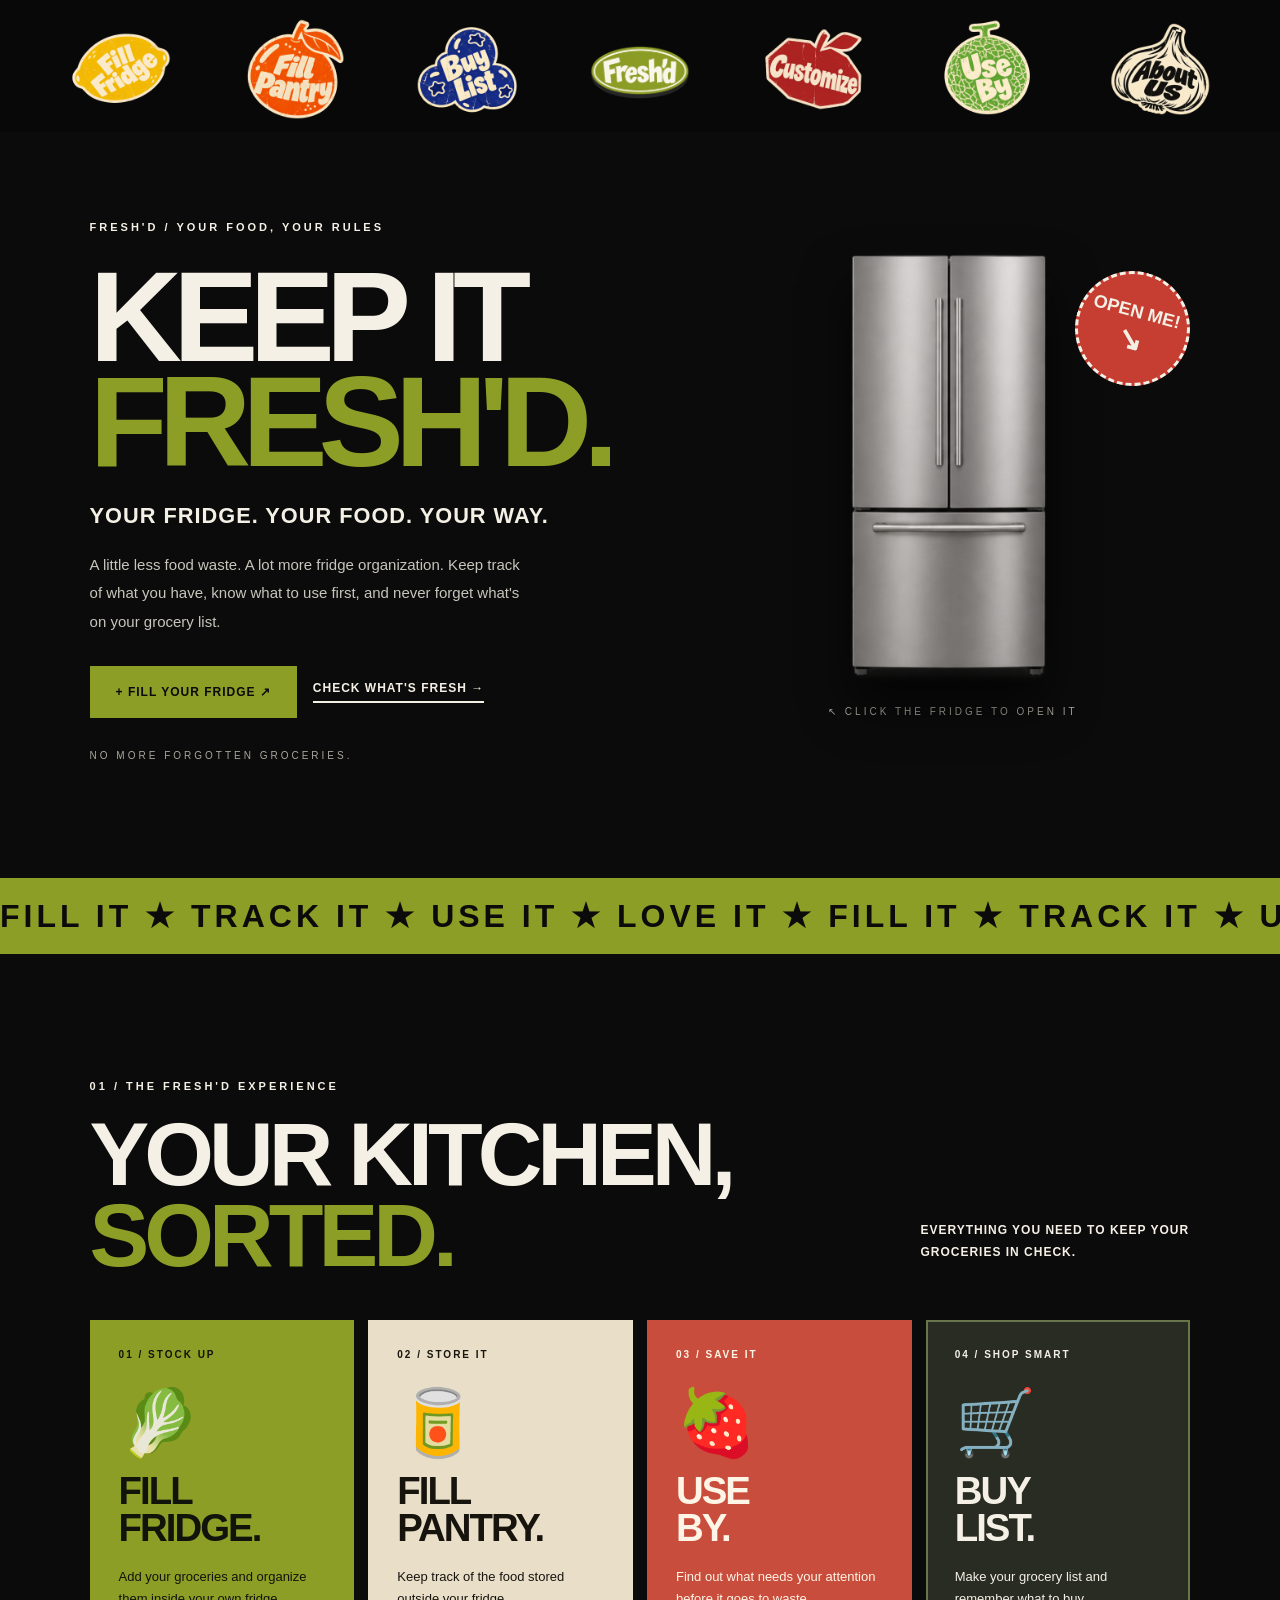
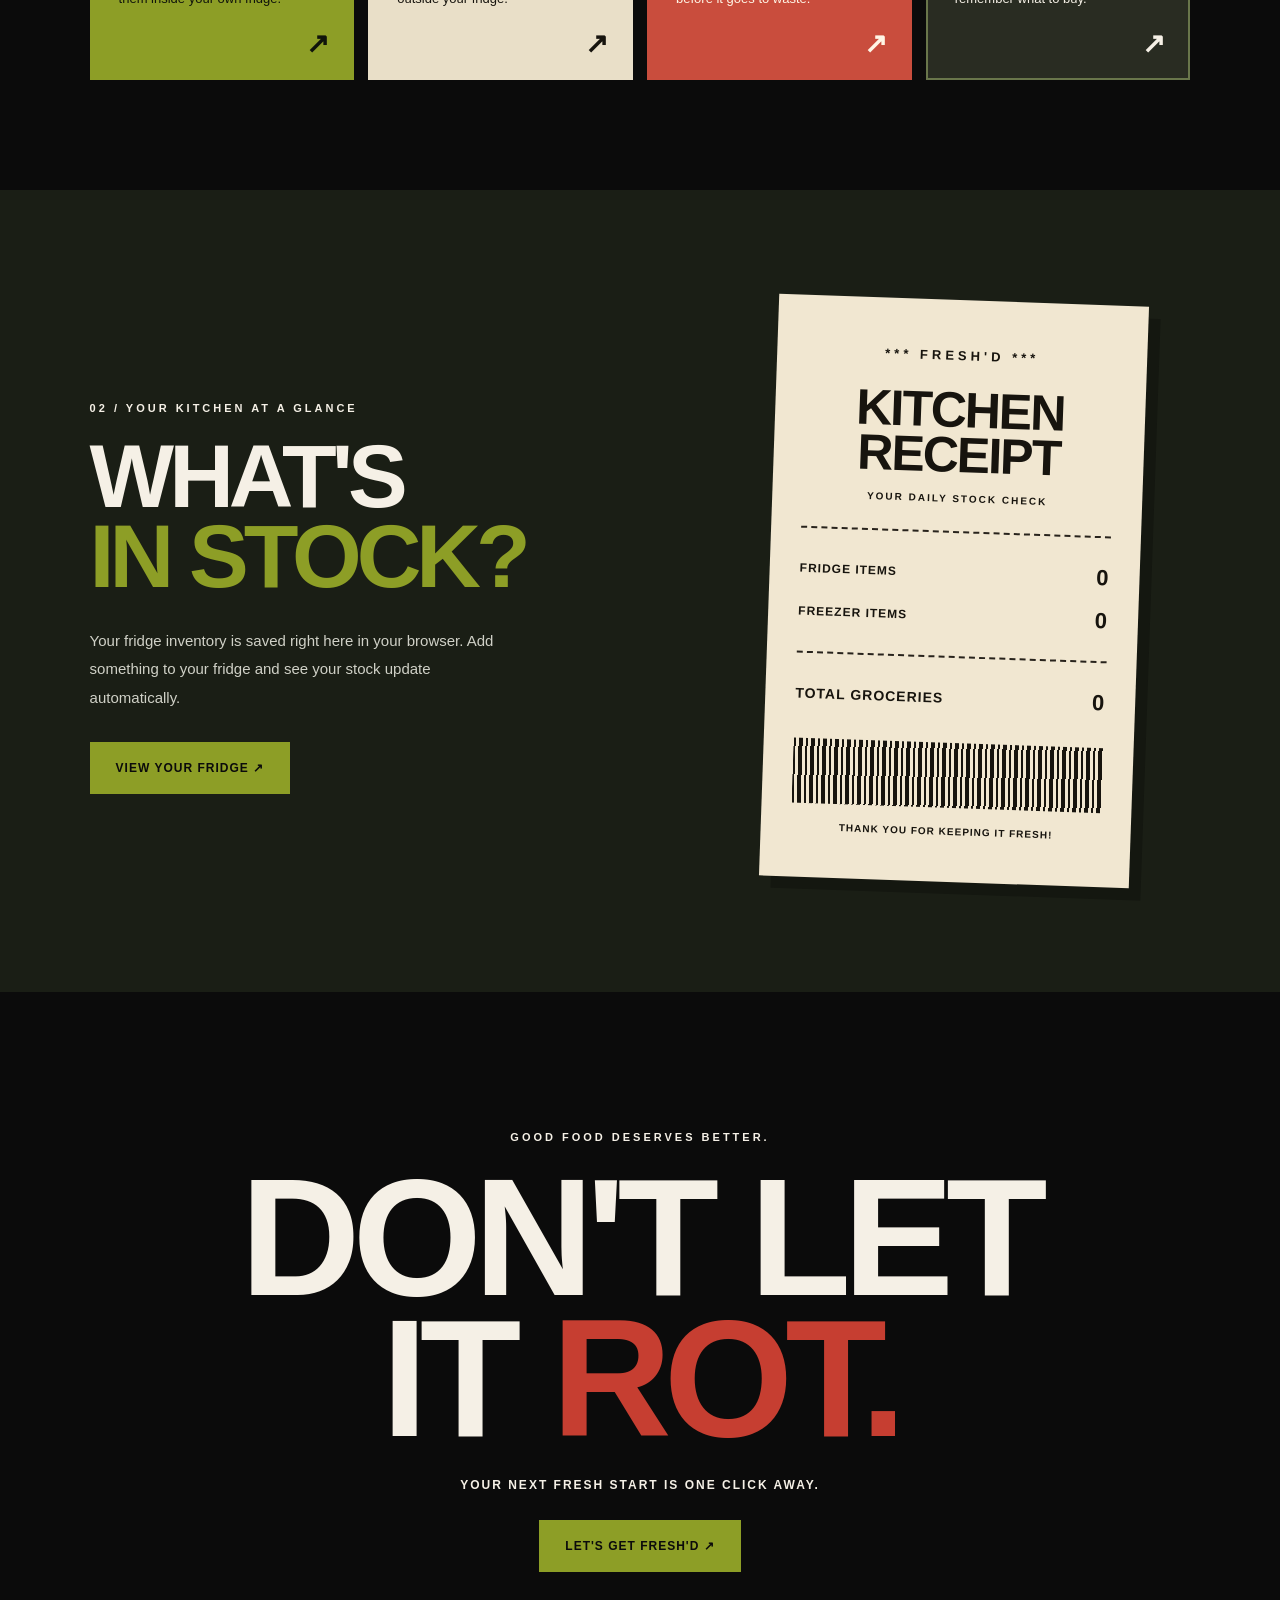
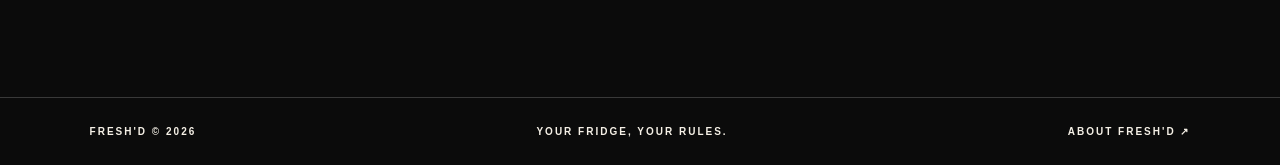
<file: index.html>
<!DOCTYPE html>
<html lang="en">

<head>
  <meta charset="UTF-8">
  <meta name="viewport" content="width=device-width, initial-scale=1.0">

  <title>Fresh'd — Your Fridge, Your Rules</title>

  <link rel="icon" href="images/freshd-logo.png">
  <link rel="stylesheet" href="css/style.css">

  <script src="js/inventory.js" defer></script>
  <script src="js/script.js" defer></script>
</head>

<body>

  <!-- SHARED NAVIGATION -->
  <header class="site-header">
    <nav class="sticker-nav" aria-label="Main navigation">

      <a href="fill-fridge.html">
        <img src="images/fill-fridge-button.png" alt="Fill Fridge">
      </a>

      <a href="fill-pantry.html">
        <img src="images/fill-pantry-button.png" alt="Fill Pantry">
      </a>

      <a href="buy-list.html">
        <img src="images/buy-list-button.png" alt="Buy List">
      </a>

      <a href="index.html" class="brand" aria-current="page">
        <img src="images/freshd-logo.png" alt="Fresh'd Home">
      </a>

      <a href="customize.html">
        <img src="images/customize-button.png" alt="Customize">
      </a>

      <a href="use-by.html">
        <img src="images/use-by-button.png" alt="Use By">
      </a>

      <a href="about.html">
        <img src="images/about-button.png" alt="About Us">
      </a>

    </nav>
  </header>

  <main>

    <!-- HERO -->
    <section class="home-hero">

      <div class="home-hero-copy">

        <p class="home-eyebrow">
          FRESH'D / YOUR FOOD, YOUR RULES
        </p>

        <h1>
          KEEP IT<br>
          <span>FRESH'D.</span>
        </h1>

        <p class="home-tagline">
          YOUR FRIDGE. YOUR FOOD. YOUR WAY.
        </p>

        <p class="home-description">
          A little less food waste. A lot more fridge
          organization. Keep track of what you have,
          know what to use first, and never forget
          what's on your grocery list.
        </p>

        <div class="home-hero-actions">

          <a href="fill-fridge.html" class="home-primary-btn">
            + FILL YOUR FRIDGE ↗
          </a>

          <a href="use-by.html" class="home-secondary-btn">
            CHECK WHAT'S FRESH →
          </a>

        </div>

        <p class="home-small-note">
          NO MORE FORGOTTEN GROCERIES.
        </p>

      </div>

      <!-- INTERACTIVE FRIDGE -->
      <div class="home-fridge-area">

        <div class="home-fridge-sticker">
          OPEN ME!
          <span>↘</span>
        </div>

        <button
          type="button"
          id="home-fridge-button"
          class="home-fridge-button"
          aria-label="Open refrigerator"
          aria-expanded="false"
        >
          <img
            id="home-fridge-image"
            src="images/fridge-closed.png"
            alt="Closed silver refrigerator"
          >
        </button>

        <p class="home-fridge-hint">
          ↖ CLICK THE FRIDGE TO OPEN IT
        </p>

      </div>

    </section>

    <!-- MARQUEE -->
    <div class="home-marquee" aria-label="Fresh'd motto">
      <div class="home-marquee-track">
        FILL IT ★ TRACK IT ★ USE IT ★ LOVE IT ★
        FILL IT ★ TRACK IT ★ USE IT ★ LOVE IT ★
      </div>
    </div>

    <!-- FEATURES -->
    <section class="home-features">

      <div class="home-section-heading">

        <div>
          <p class="home-eyebrow">
            01 / THE FRESH'D EXPERIENCE
          </p>

          <h2>
            YOUR KITCHEN,<br>
            <span>SORTED.</span>
          </h2>
        </div>

        <p>
          EVERYTHING YOU NEED TO KEEP YOUR
          GROCERIES IN CHECK.
        </p>

      </div>

      <div class="home-feature-grid">

        <a href="fill-fridge.html" class="home-feature-card feature-green">
          <span class="feature-number">01 / STOCK UP</span>
          <span class="feature-icon">🥬</span>
          <h3>FILL<br>FRIDGE.</h3>
          <p>
            Add your groceries and organize
            them inside your own fridge.
          </p>
          <span class="feature-arrow">↗</span>
        </a>

        <a href="fill-pantry.html" class="home-feature-card feature-cream">
          <span class="feature-number">02 / STORE IT</span>
          <span class="feature-icon">🥫</span>
          <h3>FILL<br>PANTRY.</h3>
          <p>
            Keep track of the food
            stored outside your fridge.
          </p>
          <span class="feature-arrow">↗</span>
        </a>

        <a href="use-by.html" class="home-feature-card feature-red">
          <span class="feature-number">03 / SAVE IT</span>
          <span class="feature-icon">🍓</span>
          <h3>USE<br>BY.</h3>
          <p>
            Find out what needs your
            attention before it goes to waste.
          </p>
          <span class="feature-arrow">↗</span>
        </a>

        <a href="buy-list.html" class="home-feature-card feature-dark">
          <span class="feature-number">04 / SHOP SMART</span>
          <span class="feature-icon">🛒</span>
          <h3>BUY<br>LIST.</h3>
          <p>
            Make your grocery list
            and remember what to buy.
          </p>
          <span class="feature-arrow">↗</span>
        </a>

      </div>

    </section>

    <!-- INVENTORY PREVIEW -->
    <section class="home-stock-section">

      <div class="home-stock-copy">

        <p class="home-eyebrow">
          02 / YOUR KITCHEN AT A GLANCE
        </p>

        <h2>
          WHAT'S<br>
          <span>IN STOCK?</span>
        </h2>

        <p>
          Your fridge inventory is saved right
          here in your browser. Add something
          to your fridge and see your stock
          update automatically.
        </p>

        <a href="fill-fridge.html" class="home-primary-btn">
          VIEW YOUR FRIDGE ↗
        </a>

      </div>

      <div class="home-stock-receipt">

        <p class="home-receipt-top">
          *** FRESH'D ***
        </p>

        <h3>
          KITCHEN<br>
          RECEIPT
        </h3>

        <p class="home-receipt-sub">
          YOUR DAILY STOCK CHECK
        </p>

        <div class="home-receipt-rule"></div>

        <div class="home-receipt-line">
          <span>FRIDGE ITEMS</span>
          <strong id="home-fridge-count">0</strong>
        </div>

        <div class="home-receipt-line">
          <span>FREEZER ITEMS</span>
          <strong id="home-freezer-count">0</strong>
        </div>

        <div class="home-receipt-rule"></div>

        <div class="home-receipt-line home-receipt-total">
          <span>TOTAL GROCERIES</span>
          <strong id="home-total-count">0</strong>
        </div>

        <div class="home-barcode"></div>

        <p class="home-receipt-bottom">
          THANK YOU FOR KEEPING IT FRESH!
        </p>

      </div>

    </section>

    <!-- FINAL CTA -->
    <section class="home-final-cta">

      <p class="home-eyebrow">
        GOOD FOOD DESERVES BETTER.
      </p>

      <h2>
        DON'T LET<br>
        IT <span>ROT.</span>
      </h2>

      <p>
        YOUR NEXT FRESH START IS ONE CLICK AWAY.
      </p>

      <a href="fill-fridge.html" class="home-primary-btn">
        LET'S GET FRESH'D ↗
      </a>

    </section>

  </main>

  <footer class="home-footer">
    <span>FRESH'D © 2026</span>
    <span>YOUR FRIDGE, YOUR RULES.</span>
    <a href="about.html">ABOUT FRESH'D ↗</a>
  </footer>

</body>
</html>
</file>
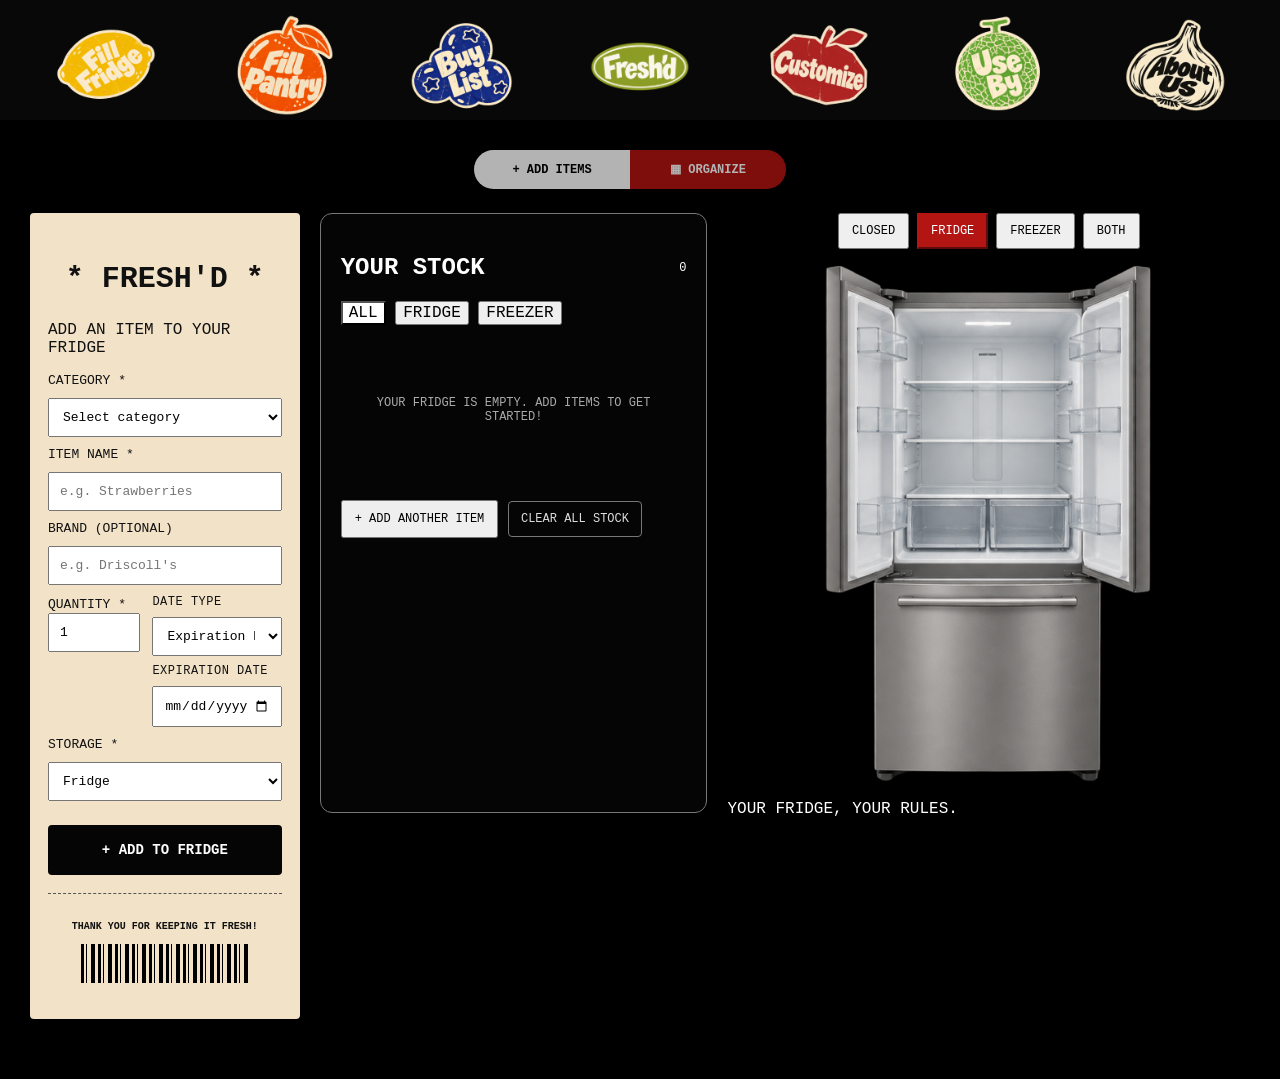
<file: fill-fridge.html>
<!DOCTYPE html>
<html lang="en">
<head>
  <meta charset="UTF-8">
  <meta name="viewport" content="width=device-width, initial-scale=1.0">
  <title>Fill Fridge | Fresh'd</title>

  <link rel="stylesheet" href="css/style.css">
  <link rel="stylesheet" href="css/fill-fridge.css">

  <script src="js/fill-fridge.js" defer></script>
</head>

<body>

  <!-- NAVIGATION -->
  <header class="site-header">
    <nav class="sticker-nav" aria-label="Main navigation">

      <a href="fill-fridge.html">
        <img src="images/fill-fridge-button.png" alt="Fill Fridge">
      </a>

      <a href="fill-pantry.html">
        <img src="images/fill-pantry-button.png" alt="Fill Pantry">
      </a>

      <a href="buy-list.html">
        <img src="images/buy-list-button.png" alt="Buy List">
      </a>

      <a href="index.html" class="logo-link">
        <img src="images/freshd-logo.png" alt="Fresh'd Home">
      </a>

      <a href="customize.html">
        <img src="images/customize-button.png" alt="Customize">
      </a>

      <a href="use-by.html">
        <img src="images/use-by-button.png" alt="Use By">
      </a>

      <a href="about.html">
        <img src="images/about-button.png" alt="About Us">
      </a>

    </nav>
  </header>


  <main class="fridge-page">

    <!-- ADD ITEMS / ORGANIZE BUTTONS -->
    <div class="mode-switch" role="group" aria-label="Fridge mode">

      <button
        type="button"
        id="add-mode-btn"
        class="mode-btn active"
        aria-pressed="true">
        + ADD ITEMS
      </button>

      <button
        type="button"
        id="organize-mode-btn"
        class="mode-btn organize-btn"
        aria-pressed="false">
        ▦ ORGANIZE
      </button>

    </div>


    <div class="fridge-layout">

      <!-- LEFT: RECEIPT FORM -->
      <section class="receipt-panel" id="receipt-panel">

        <div class="receipt-header">
          <h1>* FRESH'D *</h1>
          <p>ADD AN ITEM TO YOUR FRIDGE</p>
        </div>

        <form id="food-form">

          <label for="food-category">CATEGORY *</label>
          <select id="food-category" required>
            <option value="">Select category</option>
            <option value="Fruit">Fruit</option>
            <option value="Vegetables">Vegetables</option>
            <option value="Dairy">Dairy & Eggs</option>
            <option value="Meat">Meat & Seafood</option>
            <option value="Drinks">Drinks</option>
            <option value="Frozen">Frozen Foods</option>
            <option value="Snacks">Snacks</option>
            <option value="Other">Other</option>
          </select>

          <label for="food-name">ITEM NAME *</label>
          <input
            type="text"
            id="food-name"
            placeholder="e.g. Strawberries"
            required
          >

          <label for="food-brand">BRAND (OPTIONAL)</label>
          <input
            type="text"
            id="food-brand"
            placeholder="e.g. Driscoll's"
          >

          <div class="form-row">

            <div>
              <label for="food-quantity">QUANTITY *</label>
              <input
                type="number"
                id="food-quantity"
                min="1"
                value="1"
                required
              >
            </div>

           
<div class="date-section">

  <label for="date-type">DATE TYPE</label>

  <select id="date-type">
    <option value="expiration">Expiration Date</option>
    <option value="purchased">Purchase Date</option>
    <option value="production">Production Date</option>
    <option value="none">No Date</option>
  </select>

  <div id="date-input-container">
    <label for="food-date" id="date-label">
      EXPIRATION DATE
    </label>

    <input type="date" id="food-date">
  </div>

</div>


          </div>

          <label for="storage">STORAGE *</label>
          <select id="storage" required>
            <option value="fridge">Fridge</option>
            <option value="freezer">Freezer</option>
          </select>

          <button type="submit" class="receipt-submit">
            + ADD TO FRIDGE
          </button>

        </form>

        <div class="receipt-footer">
          <p>THANK YOU FOR KEEPING IT FRESH!</p>
          <div class="barcode" aria-hidden="true"></div>
        </div>

      </section>


      <!-- MIDDLE: YOUR STOCK -->
      <section class="stock-panel" id="stock-panel">

        <div class="stock-heading">
          <h2>YOUR STOCK</h2>
          <span id="stock-count">0</span>
        </div>

        <div class="stock-filters" role="group" aria-label="Filter stock">
          <button type="button" class="filter-btn active" data-filter="all">
            ALL
          </button>

          <button type="button" class="filter-btn" data-filter="fridge">
            FRIDGE
          </button>

          <button type="button" class="filter-btn" data-filter="freezer">
            FREEZER
          </button>
        </div>

        <p class="organize-instructions" id="organize-instructions" hidden>
          Drag your food onto a shelf to organize your fridge!
        </p>

        <div id="stock-list" class="stock-list" aria-live="polite">
          <!-- Food items appear here through JavaScript -->
        </div>

        <button type="button" id="add-another-btn" class="add-another-btn">
          + ADD ANOTHER ITEM
        </button>

      </section>


      <!-- RIGHT: FRIDGE -->
      <section class="fridge-panel" aria-label="Interactive refrigerator">

        <div class="fridge-view-buttons" role="group" aria-label="Fridge view">

          <button type="button" data-view="closed">
            CLOSED
          </button>

          <button type="button" data-view="fridge" class="active">
            FRIDGE
          </button>

          <button type="button" data-view="freezer">
            FREEZER
          </button>

          <button type="button" data-view="both">
            BOTH
          </button>

        </div>

        <div class="fridge-container" id="fridge-container">

          <img
            id="fridge-image"
            src="images/fridge-opened.png"
            alt="Open stainless steel refrigerator"
            draggable="false"
          >

          <!-- Shelf drop zones -->
          <div class="drop-zone shelf-top"
               data-shelf="top"
               aria-label="Top shelf"></div>

          <div class="drop-zone shelf-middle"
               data-shelf="middle"
               aria-label="Middle shelf"></div>

          <div class="drop-zone shelf-bottom"
               data-shelf="bottom"
               aria-label="Bottom shelf"></div>

          <div class="drop-zone shelf-freezer"
               data-shelf="freezer"
               aria-label="Freezer drawer"></div>

        </div>

        <p class="fridge-hint">
          YOUR FRIDGE, YOUR RULES.
        </p>

      </section>

    </div>

  </main>

</body>
</html>
</file>
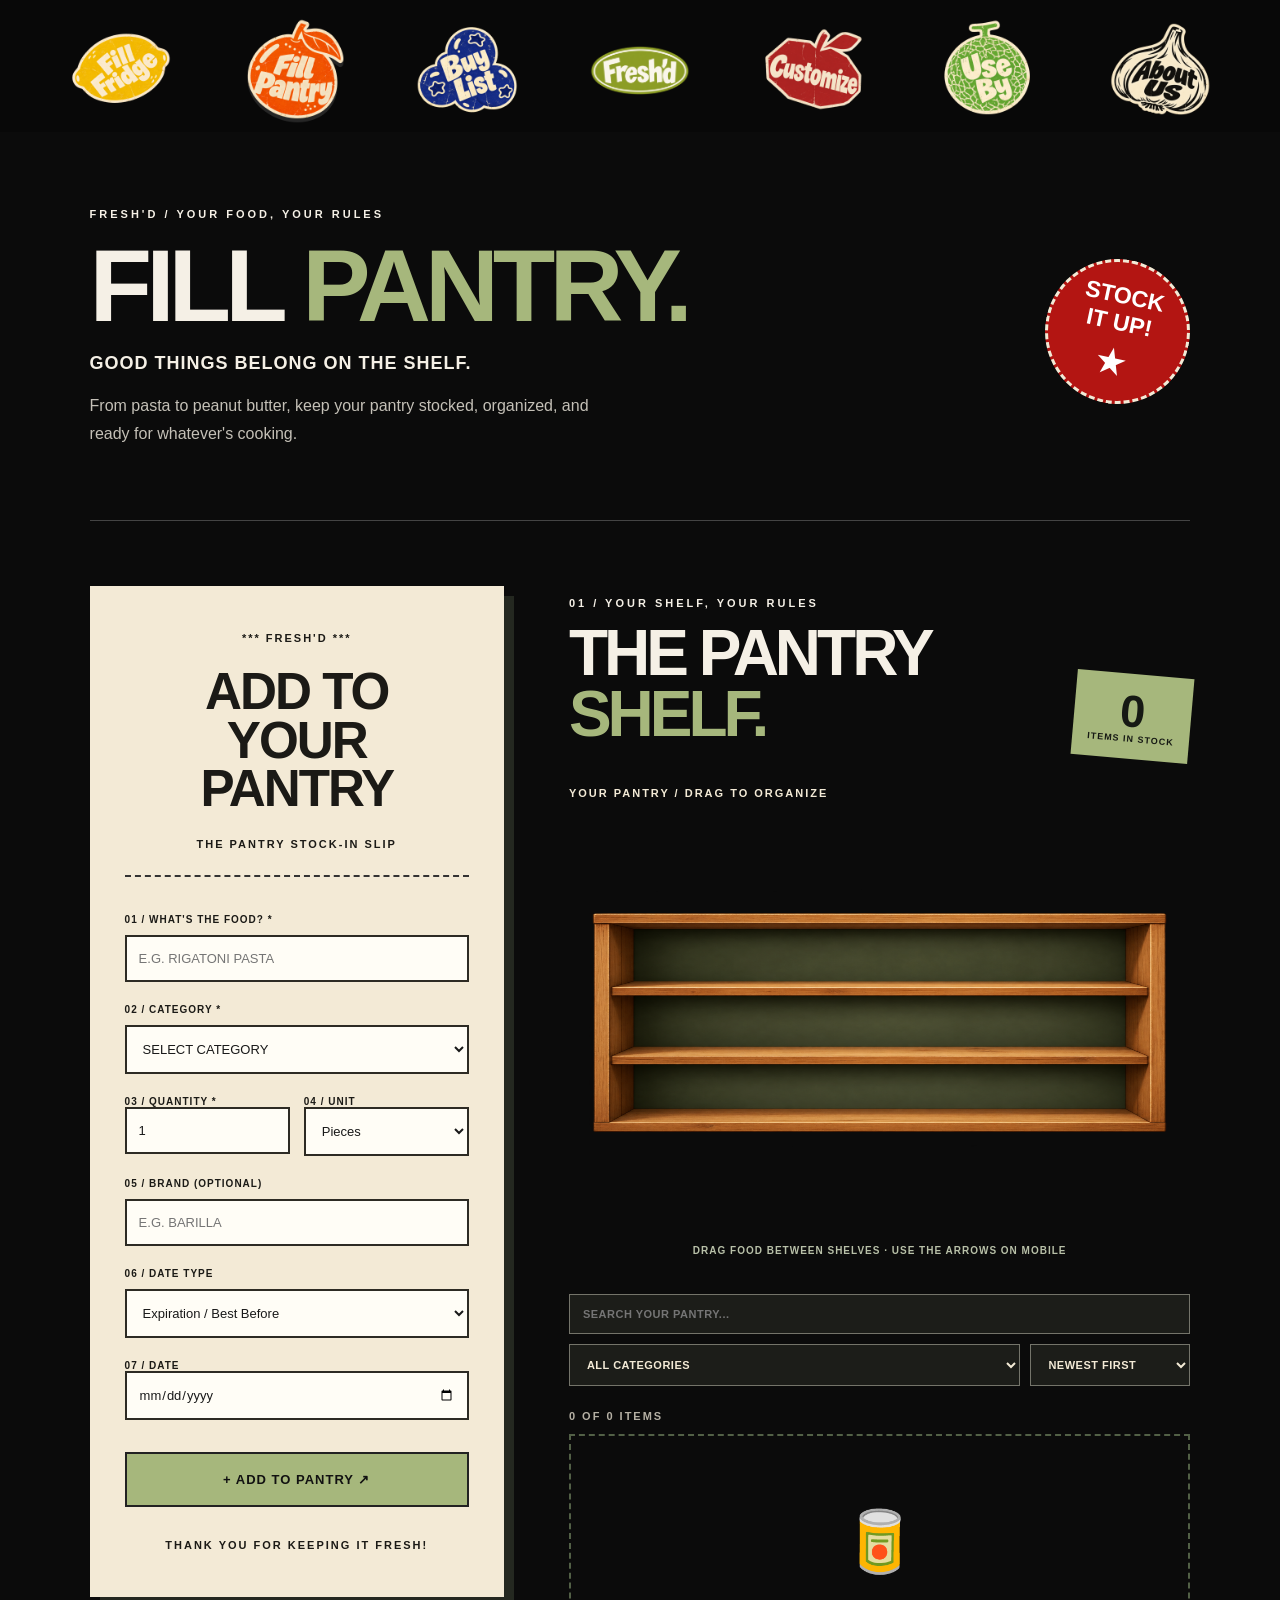
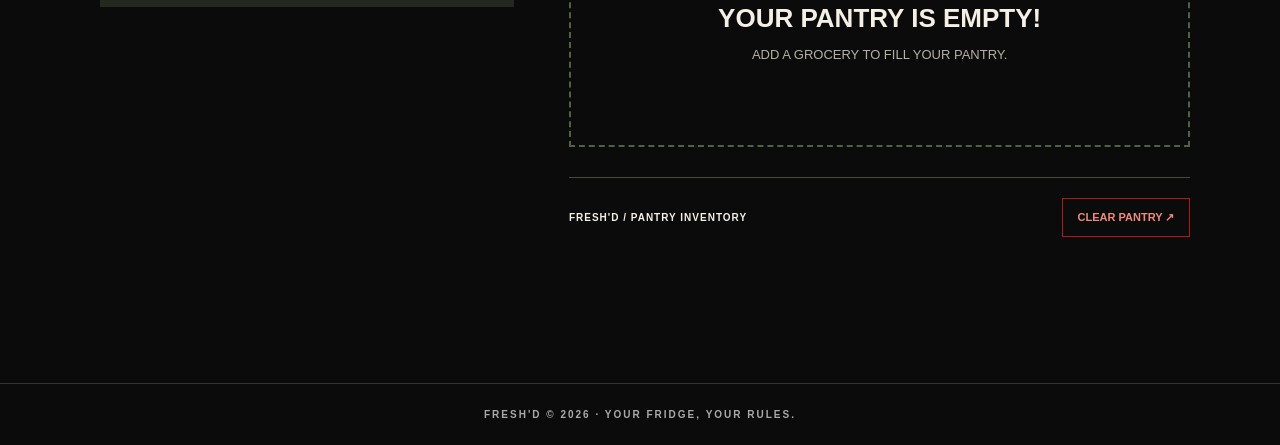
<file: fill-pantry.html>
<!DOCTYPE html>
<html lang="en">
<head>
  <meta charset="UTF-8">
  <meta name="viewport" content="width=device-width, initial-scale=1.0">
  <title>Fill Pantry | Fresh'd</title>
  <link rel="icon" href="images/freshd-logo.png">
  <link rel="stylesheet" href="css/style.css">
  <link rel="stylesheet" href="css/fill-pantry.css">
  <script src="js/fill-pantry.js" defer></script>
</head>
<body>

  <header class="site-header">
    <nav class="sticker-nav" aria-label="Main navigation">
      <a href="fill-fridge.html"><img src="images/fill-fridge-button.png" alt="Fill Fridge"></a>
      <a href="fill-pantry.html" aria-current="page"><img src="images/fill-pantry-button.png" alt="Fill Pantry"></a>
      <a href="buy-list.html"><img src="images/buy-list-button.png" alt="Buy List"></a>
      <a href="index.html" class="brand"><img src="images/freshd-logo.png" alt="Fresh'd Home"></a>
      <a href="customize.html"><img src="images/customize-button.png" alt="Customize"></a>
      <a href="use-by.html"><img src="images/use-by-button.png" alt="Use By"></a>
      <a href="about.html"><img src="images/about-button.png" alt="About Us"></a>
    </nav>
  </header>

  <main class="pantry-page">
    <section class="pantry-hero">
      <div>
        <p class="pantry-eyebrow">FRESH'D / YOUR FOOD, YOUR RULES</p>
        <h1>FILL <span>PANTRY.</span></h1>
        <p class="pantry-tagline">GOOD THINGS BELONG ON THE SHELF.</p>
        <p class="pantry-intro">
          From pasta to peanut butter, keep your pantry stocked,
          organized, and ready for whatever's cooking.
        </p>
      </div>
      <div class="pantry-hero-stamp">STOCK<br>IT UP!<span>★</span></div>
    </section>

    <section class="pantry-layout">
      <div class="pantry-form-wrap">
        <div class="pantry-receipt">
          <p class="receipt-brand">*** FRESH'D ***</p>
          <h2 id="pantry-form-title">ADD TO<br>YOUR PANTRY</h2>
          <p class="receipt-caption">THE PANTRY STOCK-IN SLIP</p>
          <div class="receipt-rule"></div>

          <form id="pantry-form" novalidate>
            <label for="pantry-name">01 / WHAT'S THE FOOD? *</label>
            <input id="pantry-name" type="text" maxlength="80" placeholder="E.G. RIGATONI PASTA" required>

            <label for="pantry-category">02 / CATEGORY *</label>
            <select id="pantry-category" required>
              <option value="">SELECT CATEGORY</option>
              <option value="Grains & Pasta">Grains & Pasta</option>
              <option value="Canned Goods">Canned Goods</option>
              <option value="Snacks">Snacks</option>
              <option value="Baking">Baking</option>
              <option value="Condiments">Condiments</option>
              <option value="Beverages">Beverages</option>
              <option value="Spices">Spices</option>
              <option value="Other">Other</option>
            </select>

            <div class="form-two">
              <div>
                <label for="pantry-quantity">03 / QUANTITY *</label>
                <input id="pantry-quantity" type="number" min="1" max="9999" step="1" value="1" required>
              </div>
              <div>
                <label for="pantry-unit">04 / UNIT</label>
                <select id="pantry-unit">
                  <option value="pcs">Pieces</option>
                  <option value="cans">Cans</option>
                  <option value="boxes">Boxes</option>
                  <option value="bags">Bags</option>
                  <option value="jars">Jars</option>
                  <option value="bottles">Bottles</option>
                  <option value="packs">Packs</option>
                </select>
              </div>
            </div>

            <label for="pantry-brand">05 / BRAND (OPTIONAL)</label>
            <input id="pantry-brand" type="text" maxlength="80" placeholder="E.G. BARILLA">

            <label for="pantry-date-type">06 / DATE TYPE</label>
            <select id="pantry-date-type">
              <option value="expiration">Expiration / Best Before</option>
              <option value="purchased">Purchase Date</option>
              <option value="production">Production Date</option>
              <option value="none">No Date</option>
            </select>

            <div id="pantry-date-wrap">
              <label for="pantry-date">07 / DATE</label>
              <input id="pantry-date" type="date">
            </div>

            <p id="pantry-error" class="pantry-error" role="alert" hidden></p>

            <button type="submit" class="pantry-submit" id="pantry-submit">
              + ADD TO PANTRY ↗
            </button>
            <button type="button" class="pantry-cancel" id="pantry-cancel" hidden>
              CANCEL EDIT
            </button>
          </form>
          <p class="receipt-bottom">THANK YOU FOR KEEPING IT FRESH!</p>
        </div>
      </div>

      <div class="pantry-stock-wrap">
        <div class="stock-header">
          <div>
            <p class="pantry-eyebrow">01 / YOUR SHELF, YOUR RULES</p>
            <h2>THE PANTRY<br><span>SHELF.</span></h2>
          </div>
          <div class="pantry-total">
            <strong id="pantry-total">0</strong>
            <span>ITEMS IN STOCK</span>
          </div>
        </div>

        
<div class="pantry-cabinet">
  <p class="pantry-cabinet-label">
    YOUR PANTRY / DRAG TO ORGANIZE
  </p>

  <div
    id="pantry-shelves"
    class="pantry-shelves"
    aria-label="Interactive pantry shelves"
  >
    <div class="pantry-shelf" data-shelf="0"></div>
    <div class="pantry-shelf" data-shelf="1"></div>
    <div class="pantry-shelf" data-shelf="2"></div>
  </div>

  <p class="pantry-shelf-hint">
    DRAG FOOD BETWEEN SHELVES · USE THE ARROWS ON MOBILE
  </p>
</div>


        <div class="pantry-controls">
          <input id="pantry-search" type="search" placeholder="SEARCH YOUR PANTRY..." aria-label="Search pantry">
          <select id="pantry-filter" aria-label="Filter pantry by category">
            <option value="all">ALL CATEGORIES</option>
            <option value="Grains & Pasta">GRAINS & PASTA</option>
            <option value="Canned Goods">CANNED GOODS</option>
            <option value="Snacks">SNACKS</option>
            <option value="Baking">BAKING</option>
            <option value="Condiments">CONDIMENTS</option>
            <option value="Beverages">BEVERAGES</option>
            <option value="Spices">SPICES</option>
            <option value="Other">OTHER</option>
          </select>
          <select id="pantry-sort" aria-label="Sort pantry">
            <option value="newest">NEWEST FIRST</option>
            <option value="name">NAME A–Z</option>
            <option value="date">EXPIRY DATE</option>
          </select>
        </div>

        <p id="pantry-results" class="pantry-results" aria-live="polite">0 ITEMS</p>
        <div id="pantry-list" class="pantry-list" aria-live="polite"></div>

        <div class="pantry-bottom">
          <span>FRESH'D / PANTRY INVENTORY</span>
          <button type="button" id="pantry-reset">CLEAR PANTRY ↗</button>
        </div>
        <p id="pantry-message" class="pantry-message" role="status" aria-live="polite"></p>
      </div>
    </section>
  </main>

  <footer class="pantry-footer">FRESH'D © 2026 · YOUR FRIDGE, YOUR RULES.</footer>
</body>
</html>
</file>
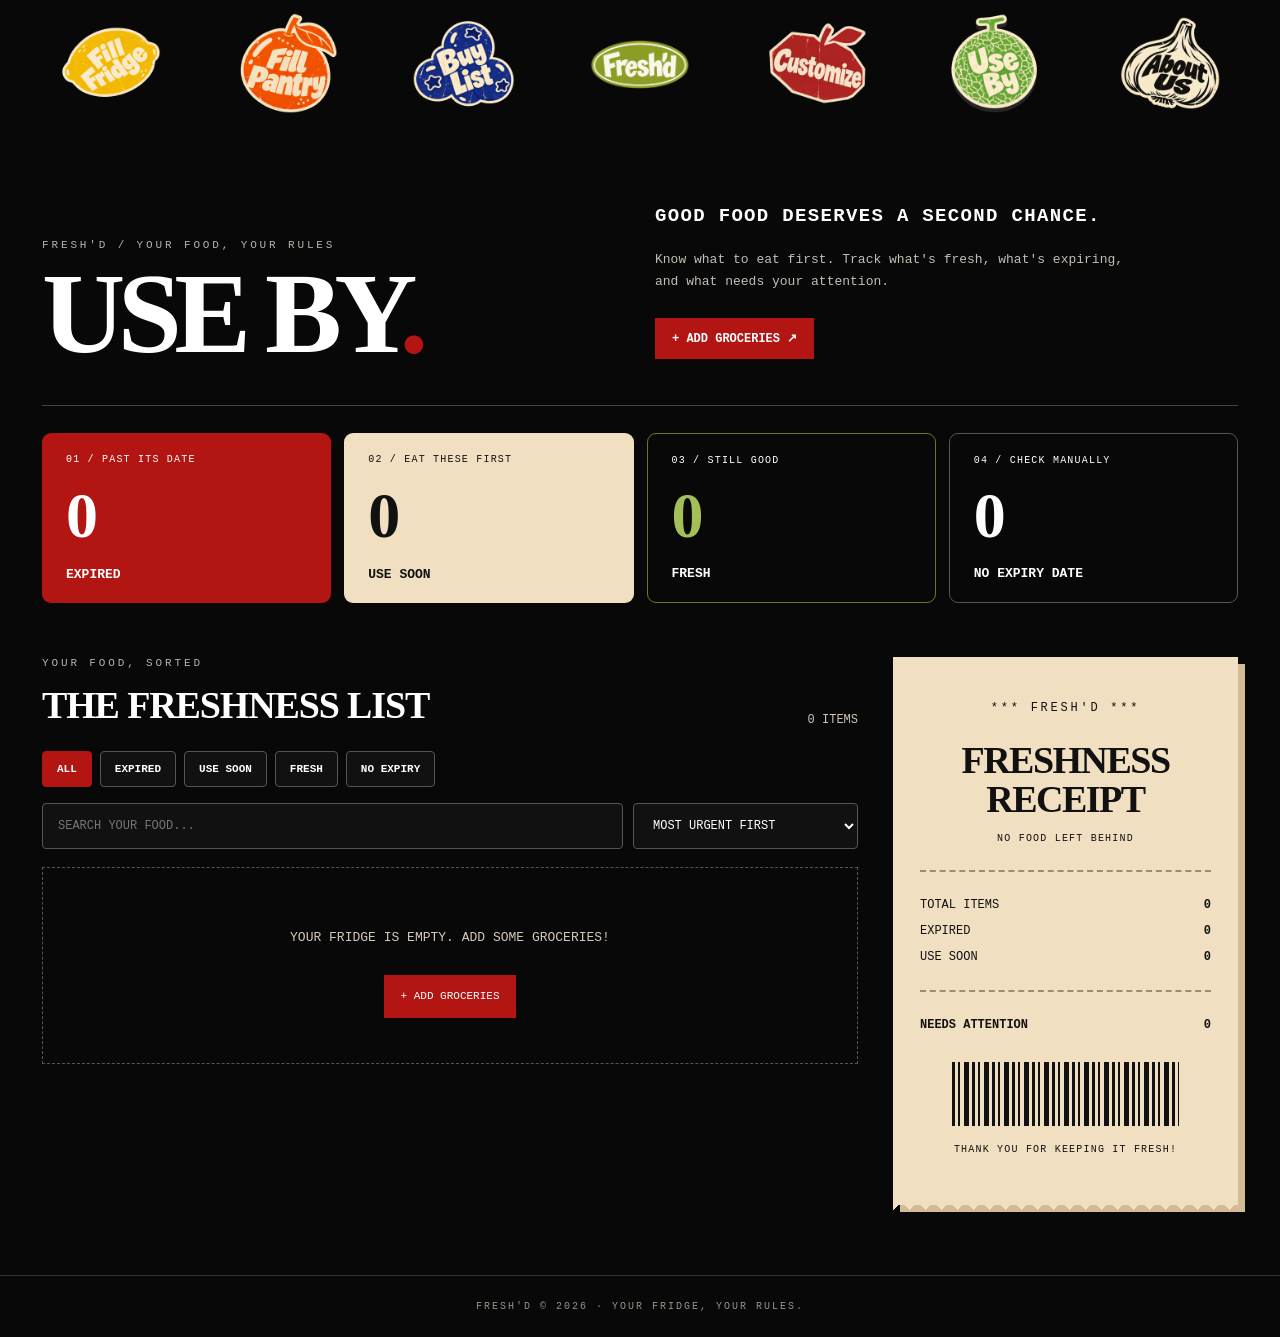
<file: use-by.html>
<!DOCTYPE html>
<html lang="en">
<head>
  <meta charset="UTF-8">
  <meta name="viewport" content="width=device-width, initial-scale=1.0">

  <title>Use By | Fresh'd</title>

  <!-- Shared styling for navigation -->
  <link rel="stylesheet" href="css/style.css">

  <!-- Use By page styling -->
  <link rel="stylesheet" href="css/use-by.css">

  <!-- Shared inventory: load FIRST -->
  <script src="js/inventory.js" defer></script>

  <!-- Use By functionality: load SECOND -->
  <script src="js/use-by.js" defer></script>
</head>
<body>
  <header class="site-header">
    <nav class="sticker-nav" aria-label="Main navigation">
      <a href="fill-fridge.html"><img src="images/fill-fridge-button.png" alt="Fill Fridge"></a>
      <a href="fill-pantry.html"><img src="images/fill-pantry-button.png" alt="Fill Pantry"></a>
      <a href="buy-list.html"><img src="images/buy-list-button.png" alt="Buy List"></a>
      <a href="index.html" class="brand"><img src="images/freshd-logo.png" alt="Fresh'd Home"></a>
      <a href="customize.html"><img src="images/customize-button.png" alt="Customize"></a>
      <a href="use-by.html" aria-current="page"><img src="images/use-by-button.png" alt="Use By"></a>
      <a href="about.html"><img src="images/about-button.png" alt="About Us"></a>
    </nav>
  </header>

  <main class="page-shell">
    <section class="hero">
      <div>
        <p class="eyebrow">FRESH'D / YOUR FOOD, YOUR RULES</p>
        <h1>USE BY<span>.</span></h1>
      </div>

      <div class="hero-copy">
        <p class="tagline">GOOD FOOD DESERVES A SECOND CHANCE.</p>
        <p>Know what to eat first. Track what's fresh, what's expiring, and what needs your attention.</p>
        <a href="fill-fridge.html" class="add-link">+ ADD GROCERIES ↗</a>
      </div>
    </section>

    <section class="stats" aria-label="Freshness overview">
      <div class="stat expired">
        <p>01 / PAST ITS DATE</p>
        <strong id="expired-count">0</strong>
        <span>EXPIRED</span>
      </div>

      <div class="stat soon">
        <p>02 / EAT THESE FIRST</p>
        <strong id="soon-count">0</strong>
        <span>USE SOON</span>
      </div>

      <div class="stat fresh">
        <p>03 / STILL GOOD</p>
        <strong id="fresh-count">0</strong>
        <span>FRESH</span>
      </div>

      <div class="stat undated">
        <p>04 / CHECK MANUALLY</p>
        <strong id="undated-count">0</strong>
        <span>NO EXPIRY DATE</span>
      </div>
    </section>

    <section class="content-grid">
      <div class="inventory-panel">
        <div class="section-heading">
          <div>
            <p class="eyebrow">YOUR FOOD, SORTED</p>
            <h2>THE FRESHNESS LIST</h2>
          </div>
          <span id="total-count">0 ITEMS</span>
        </div>

        <div class="filters" role="group" aria-label="Filter inventory">
          <button type="button" data-filter="all" class="active" aria-pressed="true">ALL</button>
          <button type="button" data-filter="expired" aria-pressed="false">EXPIRED</button>
          <button type="button" data-filter="soon" aria-pressed="false">USE SOON</button>
          <button type="button" data-filter="fresh" aria-pressed="false">FRESH</button>
          <button type="button" data-filter="undated" aria-pressed="false">NO EXPIRY</button>
        </div>

        <div class="search-row">
          <input id="food-search" type="search" placeholder="SEARCH YOUR FOOD..." aria-label="Search your food">

          <select id="sort-by" aria-label="Sort groceries">
            <option value="urgent">MOST URGENT FIRST</option>
            <option value="name">NAME A–Z</option>
            <option value="date">EXPIRY DATE</option>
          </select>
        </div>

        <div id="useby-list" class="food-list" aria-live="polite"></div>
      </div>

      <aside class="receipt" aria-label="Freshness receipt">
        <p class="receipt-top">*** FRESH'D ***</p>
        <h2>FRESHNESS<br>RECEIPT</h2>
        <p class="receipt-sub">NO FOOD LEFT BEHIND</p>

        <div class="receipt-rule"></div>

        <p class="receipt-line">
          <span>TOTAL ITEMS</span>
          <strong id="receipt-total">0</strong>
        </p>

        <p class="receipt-line">
          <span>EXPIRED</span>
          <strong id="receipt-expired">0</strong>
        </p>

        <p class="receipt-line">
          <span>USE SOON</span>
          <strong id="receipt-soon">0</strong>
        </p>

        <div class="receipt-rule"></div>

        <p class="receipt-line total">
          <span>NEEDS ATTENTION</span>
          <strong id="receipt-attention">0</strong>
        </p>

        <div class="barcode" aria-hidden="true"></div>
        <p class="receipt-bottom">THANK YOU FOR KEEPING IT FRESH!</p>
      </aside>
    </section>
  </main>

  <footer>FRESH'D © 2026 · YOUR FRIDGE, YOUR RULES.</footer>
</body>
</html>
</file>
<file: css/style.css>
/* =========================================
   FRESH'D — GLOBAL STYLES
========================================= */

:root {
  --black: #0b0b0b;
  --cream: #f5f0e6;
  --olive: #687b43;
  --green: #8d9e26;
  --red: #c63e31;
  --yellow: #f0c65a;
  --muted: #aaa69d;
}

* {
  box-sizing: border-box;
}

html {
  scroll-behavior: smooth;
}

body {
  margin: 0;
  background: var(--black);
  color: var(--cream);
  font-family: Arial, Helvetica, sans-serif;
}

a {
  color: inherit;
}

button,
input,
select {
  font: inherit;
}

::selection {
  background: var(--yellow);
  color: var(--black);
}

/* =========================================
   SHARED STICKER NAVIGATION
========================================= */

.site-header {
  width: 100%;
  max-width: 1600px;
  margin: 0 auto;
  padding: 18px 40px 12px;
  position: relative;
  z-index: 100;
  background: #080808;
}

.sticker-nav {
  width: 100%;
  display: flex;
  align-items: center;
  justify-content: space-between;
  gap: clamp(4px, 1vw, 16px);
}

.sticker-nav a {
  display: flex;
  align-items: center;
  justify-content: center;
  flex: 1 1 0;
  min-width: 0;
  text-decoration: none;
  background: transparent;
  border: none;
  transition: transform 0.25s ease;
}

.sticker-nav a:hover {
  transform: translateY(-6px) rotate(-3deg);
}

.sticker-nav a:focus-visible {
  outline: 2px dashed var(--cream);
  outline-offset: 5px;
  border-radius: 8px;
}

.sticker-nav img {
  display: block;
  width: clamp(58px, 8vw, 120px);
  height: clamp(58px, 8vw, 120px);
  object-fit: contain;
}

.sticker-nav a[aria-current="page"] img {
  filter: drop-shadow(0 4px 0 rgba(255,255,255,0.12));
}

/* =========================================
   HOMEPAGE HERO
========================================= */

.home-hero {
  min-height: 730px;
  max-width: 1500px;
  margin: 0 auto;
  padding: 75px 7% 105px;
  display: grid;
  grid-template-columns: 1.1fr 0.9fr;
  align-items: center;
  gap: 45px;
  position: relative;
}

.home-hero-copy {
  position: relative;
  z-index: 2;
}

.home-eyebrow {
  font-size: 11px;
  font-weight: 800;
  letter-spacing: 3px;
  line-height: 1.7;
  text-transform: uppercase;
}

.home-hero h1 {
  margin: 28px 0;
  font-size: clamp(75px, 10vw, 155px);
  font-weight: 900;
  letter-spacing: -9px;
  line-height: 0.82;
}

.home-hero h1 span {
  color: var(--green);
}

.home-tagline {
  font-size: clamp(15px, 1.7vw, 23px);
  font-weight: 900;
  letter-spacing: 1px;
}

.home-description {
  max-width: 440px;
  color: #c8c5bd;
  font-size: 15px;
  line-height: 1.9;
}

.home-hero-actions {
  display: flex;
  flex-wrap: wrap;
  align-items: center;
  gap: 16px;
  margin-top: 30px;
}

.home-primary-btn {
  display: inline-flex;
  align-items: center;
  justify-content: center;
  padding: 17px 24px;
  background: var(--green);
  border: 2px solid var(--green);
  color: var(--black);
  font-size: 12px;
  font-weight: 900;
  letter-spacing: 1px;
  text-decoration: none;
  transition: transform 0.25s, background 0.25s;
}

.home-primary-btn:hover {
  background: var(--yellow);
  border-color: var(--yellow);
  transform: translateY(-4px);
}

.home-secondary-btn {
  font-size: 12px;
  font-weight: 900;
  letter-spacing: 1px;
  text-decoration: none;
  border-bottom: 2px solid var(--cream);
  padding-bottom: 6px;
}

.home-secondary-btn:hover {
  color: var(--yellow);
  border-color: var(--yellow);
}

.home-small-note {
  margin-top: 32px;
  font-size: 10px;
  color: var(--muted);
  letter-spacing: 3px;
}

/* =========================================
   INTERACTIVE FRIDGE
========================================= */

.home-fridge-area {
  position: relative;
  display: flex;
  flex-direction: column;
  align-items: center;
  justify-content: center;
  min-width: 0;
}

.home-fridge-button {
  display: block;
  width: min(100%, 430px);
  border: 0;
  padding: 0;
  background: transparent;
  cursor: pointer;
  filter: drop-shadow(0 28px 25px rgba(0,0,0,0.7));
  transition: transform 0.3s ease;
}

.home-fridge-button:hover {
  transform: scale(1.04) rotate(-1deg);
}

.home-fridge-button:focus-visible {
  outline: 3px dashed var(--yellow);
  outline-offset: 8px;
}

.home-fridge-button img {
  display: block;
  width: 100%;
  height: auto;
  max-height: 580px;
  object-fit: contain;
}

.home-fridge-sticker {
  position: absolute;
  top: 4%;
  right: 0;
  z-index: 2;
  width: 115px;
  height: 115px;
  display: flex;
  flex-direction: column;
  align-items: center;
  justify-content: center;
  background: var(--red);
  color: var(--cream);
  border: 3px dashed var(--cream);
  border-radius: 50%;
  font-size: 18px;
  font-weight: 900;
  text-align: center;
  transform: rotate(15deg);
  pointer-events: none;
}

.home-fridge-sticker span {
  font-size: 30px;
}

.home-fridge-hint {
  font-size: 10px;
  letter-spacing: 3px;
  color: var(--muted);
  text-align: center;
  margin-top: 24px;
}

/* =========================================
   MARQUEE
========================================= */

.home-marquee {
  overflow: hidden;
  background: var(--green);
  color: var(--black);
  padding: 19px 0;
  border-top: 2px solid var(--black);
  border-bottom: 2px solid var(--black);
}

.home-marquee-track {
  width: max-content;
  white-space: nowrap;
  font-size: clamp(18px, 3vw, 32px);
  font-weight: 900;
  letter-spacing: 4px;
  animation: freshdMarquee 22s linear infinite;
}

@keyframes freshdMarquee {
  from {
    transform: translateX(0);
  }

  to {
    transform: translateX(-50%);
  }
}

/* =========================================
   FEATURES
========================================= */

.home-features {
  max-width: 1500px;
  margin: 0 auto;
  padding: 110px 7%;
}

.home-section-heading {
  display: flex;
  align-items: end;
  justify-content: space-between;
  gap: 30px;
  margin-bottom: 45px;
}

.home-section-heading h2,
.home-stock-copy h2 {
  margin: 18px 0 0;
  font-size: clamp(50px, 7vw, 100px);
  font-weight: 900;
  letter-spacing: -5px;
  line-height: 0.9;
}

.home-section-heading h2 span,
.home-stock-copy h2 span {
  color: var(--green);
}

.home-section-heading > p {
  max-width: 270px;
  font-size: 12px;
  font-weight: 800;
  letter-spacing: 1px;
  line-height: 1.8;
}

.home-feature-grid {
  display: grid;
  grid-template-columns: repeat(4, minmax(0, 1fr));
  gap: 14px;
}

.home-feature-card {
  position: relative;
  display: flex;
  flex-direction: column;
  min-height: 360px;
  padding: 27px;
  text-decoration: none;
  border: 2px solid transparent;
  overflow: hidden;
  transition: transform 0.3s ease, box-shadow 0.3s ease;
}

.home-feature-card:hover {
  transform: translateY(-10px) rotate(-1deg);
  box-shadow: 10px 12px 0 rgba(255,255,255,0.1);
}

.feature-green {
  background: var(--green);
  color: #10140b;
}

.feature-cream {
  background: #e9dfc8;
  color: #17140e;
}

.feature-red {
  background: #c94d3d;
  color: #fff5e6;
}

.feature-dark {
  background: #292c22;
  color: #f5f0e6;
  border-color: #69764b;
}

.feature-number {
  font-size: 10px;
  font-weight: 900;
  letter-spacing: 2px;
}

.feature-icon {
  margin: 25px 0 12px;
  font-size: 65px;
}

.home-feature-card h3 {
  margin: 0 0 20px;
  font-size: clamp(32px, 3vw, 47px);
  font-weight: 900;
  line-height: 0.95;
  letter-spacing: -2px;
}

.home-feature-card p {
  max-width: 230px;
  margin: 0 0 30px;
  font-size: 13px;
  line-height: 1.7;
}

.feature-arrow {
  position: absolute;
  right: 23px;
  bottom: 18px;
  font-size: 28px;
  font-weight: 900;
}

/* =========================================
   STOCK SECTION
========================================= */

.home-stock-section {
  display: grid;
  grid-template-columns: 1fr 0.85fr;
  align-items: center;
  gap: 70px;
  padding: 110px max(7%, calc((100% - 1290px) / 2));
  background: #1a1e15;
}

.home-stock-copy > p:not(.home-eyebrow) {
  max-width: 430px;
  margin: 30px 0;
  color: #d0d1c7;
  font-size: 15px;
  line-height: 1.9;
}

/* =========================================
   RECEIPT
========================================= */

.home-stock-receipt {
  width: min(100%, 370px);
  justify-self: center;
  padding: 35px 30px;
  background: #f1e7d1;
  color: #17140e;
  text-align: center;
  box-shadow: 12px 12px 0 rgba(0,0,0,0.25);
  transform: rotate(2deg);
}

.home-receipt-top {
  font-size: 13px;
  font-weight: 900;
  letter-spacing: 4px;
}

.home-stock-receipt h3 {
  margin: 25px 0 15px;
  font-size: 50px;
  font-weight: 900;
  line-height: 0.9;
  letter-spacing: -2px;
}

.home-receipt-sub {
  font-size: 10px;
  font-weight: 800;
  letter-spacing: 2px;
}

.home-receipt-rule {
  border-top: 2px dashed #28231c;
  margin: 27px 0;
}

.home-receipt-line {
  display: flex;
  justify-content: space-between;
  align-items: center;
  gap: 15px;
  margin: 17px 0;
  font-size: 12px;
  font-weight: 800;
  letter-spacing: 1px;
}

.home-receipt-line strong {
  font-size: 22px;
}

.home-receipt-total {
  font-size: 14px;
}

.home-barcode {
  height: 65px;
  margin: 32px 0 18px;
  background: repeating-linear-gradient(
    90deg,
    #17140e 0px,
    #17140e 2px,
    transparent 2px,
    transparent 5px,
    #17140e 5px,
    #17140e 9px,
    transparent 9px,
    transparent 12px
  );
}

.home-receipt-bottom {
  font-size: 10px;
  font-weight: 900;
  letter-spacing: 1px;
}

/* =========================================
   FINAL CTA
========================================= */

.home-final-cta {
  padding: 125px 20px;
  text-align: center;
}

.home-final-cta h2 {
  margin: 20px 0;
  font-size: clamp(75px, 13vw, 180px);
  font-weight: 900;
  line-height: 0.85;
  letter-spacing: -8px;
}

.home-final-cta h2 span {
  color: var(--red);
}

.home-final-cta > p:not(.home-eyebrow) {
  margin: 28px 0;
  font-size: 12px;
  font-weight: 900;
  letter-spacing: 2px;
}

.home-footer {
  display: flex;
  justify-content: space-between;
  align-items: center;
  flex-wrap: wrap;
  gap: 15px;
  padding: 28px 7%;
  border-top: 1px solid #393939;
  font-size: 10px;
  font-weight: 800;
  letter-spacing: 2px;
}

.home-footer a {
  text-decoration: none;
}

.home-footer a:hover {
  color: var(--green);
}

/* =========================================
   TABLET
========================================= */

@media (max-width: 1050px) {
  .home-hero {
    padding: 70px 5%;
    gap: 20px;
  }

  .home-hero h1 {
    font-size: clamp(65px, 9vw, 110px);
    letter-spacing: -5px;
  }

  .home-feature-grid {
    grid-template-columns: repeat(2, minmax(0, 1fr));
  }

  .home-feature-card {
    min-height: 320px;
  }

  .home-stock-section {
    padding: 85px 6%;
    gap: 35px;
  }
}

/* =========================================
   MOBILE
========================================= */

@media (max-width: 700px) {
  .site-header {
    padding: 12px;
  }

  .sticker-nav {
    justify-content: flex-start;
    gap: 8px;
    overflow-x: auto;
    padding-bottom: 8px;
    scrollbar-width: thin;
  }

  .sticker-nav a {
    flex: 0 0 64px;
  }

  .sticker-nav img {
    width: 64px;
    height: 64px;
  }

  .home-hero {
    min-height: auto;
    grid-template-columns: 1fr;
    padding: 65px 7% 75px;
    text-align: center;
  }

  .home-hero h1 {
    font-size: clamp(65px, 14vw, 110px);
    letter-spacing: -5px;
  }

  .home-description {
    margin-left: auto;
    margin-right: auto;
  }

  .home-hero-actions {
    justify-content: center;
  }

  .home-fridge-area {
    margin-top: 30px;
  }

  .home-fridge-button {
    max-width: 310px;
  }

  .home-fridge-sticker {
    right: 5%;
    width: 90px;
    height: 90px;
    font-size: 14px;
  }

  .home-features {
    padding: 75px 6%;
  }

  .home-section-heading {
    display: block;
  }

  .home-section-heading h2,
  .home-stock-copy h2 {
    font-size: clamp(48px, 11vw, 80px);
    letter-spacing: -3px;
  }

  .home-feature-grid {
    grid-template-columns: 1fr;
  }

  .home-feature-card {
    min-height: 290px;
  }

  .home-stock-section {
    grid-template-columns: 1fr;
    padding: 80px 7%;
    text-align: center;
  }

  .home-stock-copy > p:not(.home-eyebrow) {
    margin-left: auto;
    margin-right: auto;
  }

  .home-stock-receipt {
    margin-top: 20px;
  }

  .home-final-cta {
    padding: 95px 5%;
  }

  .home-final-cta h2 {
    font-size: clamp(65px, 15vw, 115px);
    letter-spacing: -4px;
  }

  .home-footer {
    justify-content: center;
    text-align: center;
  }
}

/* =========================================
   ACCESSIBILITY
========================================= */

@media (prefers-reduced-motion: reduce) {
  *,
  *::before,
  *::after {
    animation-duration: 0.01ms !important;
    transition-duration: 0.01ms !important;
    scroll-behavior: auto !important;
  }
}

/* =========================================
   FRESH'D — MOBILE RESPONSIVE FIXES
   Add to the BOTTOM of css/style.css
========================================= */

/* Prevent horizontal overflow */
html,
body {
  max-width: 100%;
  overflow-x: hidden;
}

img {
  max-width: 100%;
}

/* TABLET */
@media (max-width: 900px) {

  .home-hero {
    grid-template-columns: 1fr;
    text-align: center;
    padding: 60px 6%;
    gap: 35px;
  }

  .home-hero h1 {
    font-size: clamp(60px, 11vw, 100px);
    letter-spacing: -4px;
  }

  .home-description {
    margin-left: auto;
    margin-right: auto;
  }

  .home-hero-actions {
    justify-content: center;
  }

  .home-fridge-button {
    max-width: 350px;
  }

  .home-feature-grid {
    grid-template-columns: repeat(2, minmax(0, 1fr));
  }

  .home-stock-section {
    grid-template-columns: 1fr;
    text-align: center;
  }

  .home-stock-copy > p:not(.home-eyebrow) {
    margin-left: auto;
    margin-right: auto;
  }

}

/* MOBILE */
@media (max-width: 600px) {

  /* NAVIGATION */
  .site-header {
    padding: 10px 8px;
  }

  .sticker-nav {
    display: flex;
    flex-wrap: nowrap;
    justify-content: flex-start;
    gap: 10px;
    overflow-x: auto;
    padding: 8px 5px 12px;
    scrollbar-width: thin;
    -webkit-overflow-scrolling: touch;
  }

  .sticker-nav a {
    flex: 0 0 65px;
  }

  .sticker-nav img {
    width: 65px;
    height: 65px;
    object-fit: contain;
  }

  /* HERO */
  .home-hero {
    min-height: auto;
    grid-template-columns: 1fr;
    padding: 45px 20px 65px;
    gap: 35px;
    text-align: center;
  }

  .home-hero h1 {
    font-size: clamp(52px, 14vw, 78px);
    letter-spacing: -3px;
    line-height: 0.95;
    overflow-wrap: anywhere;
  }

  .home-eyebrow {
    font-size: 9px;
    letter-spacing: 2px;
  }

  .home-tagline {
    font-size: 14px;
    line-height: 1.6;
  }

  .home-description {
    font-size: 14px;
    line-height: 1.7;
  }

  .home-hero-actions {
    flex-direction: column;
    align-items: stretch;
    gap: 20px;
  }

  .home-primary-btn {
    width: 100%;
    text-align: center;
  }

  .home-secondary-btn {
    align-self: center;
  }

  /* FRIDGE */
  .home-fridge-area {
    width: 100%;
    margin-top: 20px;
  }

  .home-fridge-button {
    width: 100%;
    max-width: 270px;
  }

  .home-fridge-button img {
    max-height: 400px;
    object-fit: contain;
  }

  .home-fridge-sticker {
    width: 75px;
    height: 75px;
    right: 2%;
    top: 0;
    font-size: 12px;
  }

  .home-fridge-sticker span {
    font-size: 20px;
  }

  .home-fridge-hint {
    font-size: 9px;
    letter-spacing: 2px;
  }

  /* MARQUEE */
  .home-marquee {
    padding: 12px 0;
  }

  .home-marquee-track {
    font-size: 18px;
  }

  /* FEATURE CARDS */
  .home-features {
    padding: 65px 20px;
  }

  .home-section-heading {
    display: block;
    text-align: center;
  }

  .home-section-heading h2,
  .home-stock-copy h2 {
    font-size: clamp(42px, 11vw, 65px);
    letter-spacing: -2px;
  }

  .home-section-heading > p {
    max-width: none;
    margin-top: 20px;
  }

  .home-feature-grid {
    grid-template-columns: 1fr;
    gap: 15px;
  }

  .home-feature-card {
    min-height: 280px;
    padding: 25px;
  }

  .home-feature-card h3 {
    font-size: 40px;
  }

  .feature-icon {
    font-size: 50px;
    margin: 15px 0;
  }

  /* INVENTORY RECEIPT */
  .home-stock-section {
    grid-template-columns: 1fr;
    padding: 65px 20px;
    gap: 40px;
  }

  .home-stock-receipt {
    width: 100%;
    max-width: 340px;
    padding: 30px 22px;
    transform: none;
  }

  .home-stock-receipt h3 {
    font-size: 40px;
  }

  /* FINAL SECTION */
  .home-final-cta {
    padding: 75px 20px;
  }

  .home-final-cta h2 {
    font-size: clamp(55px, 14vw, 90px);
    letter-spacing: -3px;
  }

  /* FOOTER */
  .home-footer {
    flex-direction: column;
    align-items: center;
    gap: 12px;
    padding: 25px 20px;
    text-align: center;
  }

}

/* VERY SMALL PHONES */
@media (max-width: 380px) {

  .home-hero h1 {
    font-size: 48px;
  }

  .home-fridge-button {
    max-width: 230px;
  }

  .home-feature-card h3 {
    font-size: 35px;
  }

  .home-final-cta h2 {
    font-size: 52px;
  }

}

/* =========================================
   FRESH'D — MOBILE NAVIGATION FIX
   Fit all 7 stickers on one row
========================================= */

@media (max-width: 600px) {

  .site-header {
    width: 100%;
    padding: 10px 5px;
  }

  .sticker-nav {
    display: grid;
    grid-template-columns: repeat(7, minmax(0, 1fr));
    align-items: center;
    justify-items: center;
    gap: 2px;
    width: 100%;
    overflow: visible;
    padding: 0;
  }

  .sticker-nav a {
    display: flex;
    width: 100%;
    min-width: 0;
    justify-content: center;
    align-items: center;
  }

  .sticker-nav img {
    width: 100%;
    max-width: 52px;
    height: auto;
    aspect-ratio: 1 / 1;
    object-fit: contain;
  }

  .sticker-nav a:hover {
    transform: scale(1.08);
  }

}

/* EXTRA SMALL PHONES */
@media (max-width: 380px) {

  .sticker-nav {
    gap: 0;
  }

  .sticker-nav img {
    max-width: 44px;
  }

}
</file>
<file: css/fill-fridge.css>
:root{--red:#b31512;--cream:#f5ead8;--ink:#080808;--line:#666;--mono:'Courier New',Courier,monospace}*{box-sizing:border-box}body{margin:0;background:#000;color:#fff;font-family:var(--mono)}button,input,select{font:inherit}button{cursor:pointer}button:focus-visible,a:focus-visible,input:focus-visible,select:focus-visible{outline:3px solid #eeb54e;outline-offset:3px}.site-header{padding:14px 22px 4px}.sticker-nav{max-width:1480px;margin:auto;display:flex;justify-content:space-around;align-items:center;gap:14px}.sticker-nav a{display:block;min-width:0}.sticker-nav img{width:100%;max-width:145px;height:106px;object-fit:contain;transition:transform .2s}.sticker-nav .brand img{max-width:170px}.sticker-nav a:hover img{transform:rotate(-4deg) scale(1.07)}.workspace{max-width:1550px;margin:10px auto 30px;padding:0 22px;display:grid;grid-template-columns:minmax(0,1.13fr) minmax(320px,1fr);gap:20px;align-items:start}.workspace-left{min-width:0}.mode-switch{display:flex;justify-content:center;gap:0;margin:6px 0 20px}.mode-btn{min-width:156px;border:1px solid #eee;background:#fff;color:#000;padding:13px 16px;font-size:12px;font-weight:900}.mode-btn:first-child{border-radius:999px 0 0 999px}.mode-btn:last-child{border-radius:0 999px 999px 0;background:var(--red);color:white;border-color:var(--red)}.mode-btn.is-active{box-shadow:inset 0 0 0 3px rgba(0,0,0,.15)}.mode-btn:not(.is-active){opacity:.7}.panels{display:grid;grid-template-columns:minmax(0,1fr) minmax(0,1fr);gap:15px;align-items:start}.receipt{color:#111;padding:30px 22px 24px;min-width:0;background-color:var(--cream);background-image:repeating-linear-gradient(22deg,rgba(105,75,40,.028) 0 2px,transparent 2px 9px);clip-path:polygon(0 1%,2% 0,4% 1%,6% 0,8% 1%,10% 0,12% 1%,14% 0,16% 1%,18% 0,20% 1%,22% 0,24% 1%,26% 0,28% 1%,30% 0,32% 1%,34% 0,36% 1%,38% 0,40% 1%,42% 0,44% 1%,46% 0,48% 1%,50% 0,52% 1%,54% 0,56% 1%,58% 0,60% 1%,62% 0,64% 1%,66% 0,68% 1%,70% 0,72% 1%,74% 0,76% 1%,78% 0,80% 1%,82% 0,84% 1%,86% 0,88% 1%,90% 0,92% 1%,94% 0,96% 1%,98% 0,100% 1%,100% 99%,98% 100%,96% 99%,94% 100%,92% 99%,90% 100%,88% 99%,86% 100%,84% 99%,82% 100%,80% 99%,78% 100%,76% 99%,74% 100%,72% 99%,70% 100%,68% 99%,66% 100%,64% 99%,62% 100%,60% 99%,58% 100%,56% 99%,54% 100%,52% 99%,50% 100%,48% 99%,46% 100%,44% 99%,42% 100%,40% 99%,38% 100%,36% 99%,34% 100%,32% 99%,30% 100%,28% 99%,26% 100%,24% 99%,22% 100%,20% 99%,18% 100%,16% 99%,14% 100%,12% 99%,10% 100%,8% 99%,6% 100%,4% 99%,2% 100%,0 99%)}.receipt h1{text-align:center;font-size:clamp(23px,2.7vw,40px);letter-spacing:-2px;margin:0}.receipt-subtitle{text-align:center;font-weight:bold;font-size:11px}.dash{border-top:1px dashed currentColor;opacity:.65;margin:15px 0 18px}.receipt label{display:block;font-weight:900;font-size:12px;margin:16px 0 6px}.receipt input,.receipt select{width:100%;min-width:0;background:transparent;border:1px solid #8d8170;border-radius:3px;padding:11px 9px;color:#111;font-size:13px}.receipt input[type=file]{font-size:10px;padding:8px 3px}.two-inputs{display:grid;grid-template-columns:1fr 1fr;gap:12px}.field-help{font-size:10px;line-height:1.4}.form-error{font-size:12px;color:#a00;font-weight:bold}.receipt-submit{width:100%;background:#050505;color:white;border:0;border-radius:4px;padding:17px 8px;margin-top:14px;font-size:14px;font-weight:bold}.cancel-edit{background:transparent;border:0;text-decoration:underline;margin:12px auto;display:block}.cancel-edit[hidden]{display:none}.receipt-footer{text-align:center;border-top:1px dashed #555;margin-top:18px;padding-top:17px;font-weight:bold;font-size:10px}.barcode{height:39px;width:72%;margin:12px auto;background:repeating-linear-gradient(90deg,#000 0 3px,transparent 3px 5px,#000 5px 6px,transparent 6px 10px,#000 10px 14px,transparent 14px 17px)}.stock{border:1px solid #777;border-radius:14px;padding:18px 15px 16px;min-width:0}.stock-heading,.fridge-topline{display:flex;align-items:center;justify-content:space-between;gap:10px}.stock h2,.fridge-topline h2{font-size:22px;font-weight:normal;margin:0}.stock-heading span,.fridge-topline span{font-size:12px}.stock .dash{margin:10px 0 14px}.filters{display:flex;gap:5px;flex-wrap:wrap}.filter,.fridge-views button{background:#000;color:white;border:1px solid #777;border-radius:999px;padding:9px 12px;font-size:10px}.filter.is-selected,.fridge-views button.is-selected{background:#fff;color:#000;border-color:#fff}.stock-list{padding:0;margin:15px 0;list-style:none;display:grid;gap:8px}.stock-item{display:grid;grid-template-columns:18px 47px minmax(0,1fr) auto;align-items:center;gap:7px;border:1px solid #666;border-radius:9px;padding:8px 6px;min-height:77px}.stock-item.selected{border-color:var(--red);box-shadow:0 0 0 1px var(--red)}.drag-handle{font-size:20px;opacity:.8;cursor:grab}.food-picture{width:45px;height:48px;object-fit:contain}.food-emoji{font-size:32px;text-align:center}.food-details{min-width:0}.food-name{font-size:12px;font-weight:bold;overflow-wrap:anywhere}.food-meta{font-size:10px;color:#ccc;line-height:1.5}.food-actions{display:flex;flex-direction:column;gap:5px}.food-actions button{background:transparent;color:white;border:1px solid #555;border-radius:4px;font-size:9px;padding:4px}.food-actions .select-food{color:#fff;border-color:#b31512}.empty-state{font-size:12px;line-height:1.5;color:#bbb}.add-another{width:100%;padding:16px 8px;background:transparent;color:white;border:1px dashed #aaa;font-size:12px}.clear-placements{display:block;margin:13px auto 0;background:transparent;color:#aaa;border:0;text-decoration:underline;font-size:10px}.organize-hint{font-size:11px;color:#e8b8b7;line-height:1.5}.fridge-section{min-width:0}.fridge-topline{margin:7px 0 14px}.fridge-views{display:flex;gap:5px;flex-wrap:wrap;justify-content:center}.fridge-stage{position:relative;width:100%;max-width:700px;margin:6px auto;isolation:isolate}.fridge-stage>img{display:block;width:100%;height:auto;object-fit:contain;user-select:none}.shelf-zone{position:absolute;z-index:2;border:1px dashed transparent;border-radius:8px;pointer-events:none}.organizing .shelf-zone{pointer-events:auto;border-color:rgba(255,255,255,.32);background:rgba(255,255,255,.04)}.organizing .shelf-zone.drag-over{background:rgba(179,21,18,.28);border:2px dashed #fff}.placed-foods{position:absolute;inset:0;pointer-events:none;z-index:3}.placed-food{position:absolute;transform:translate(-50%,-50%);width:10%;height:10%;object-fit:contain;filter:drop-shadow(0 2px 3px #333);font-size:clamp(20px,3vw,40px);text-align:center;pointer-events:auto;cursor:pointer}.placed-food img{width:100%;height:100%;object-fit:contain}.placed-food.selected{outline:2px dashed var(--red);border-radius:5px}.fridge-caption{text-align:center;font-size:11px;color:#bbb;line-height:1.6}.shelf-actions{display:flex;flex-wrap:wrap;align-items:center;justify-content:center;gap:8px;font-size:11px}.shelf-actions select,.shelf-actions button{padding:8px;background:#111;color:white;border:1px solid #888;border-radius:5px}.shelf-actions #place-button{background:var(--red);border-color:var(--red)}.workspace.organizing .receipt{display:none}.workspace.organizing .panels{grid-template-columns:1fr}.workspace.organizing .stock{max-width:none}.workspace.organizing .stock-item{grid-template-columns:22px 58px minmax(0,1fr) auto}.workspace.organizing .food-picture{width:55px}.workspace.organizing .food-emoji{font-size:37px}.workspace.organizing .stock-list{grid-template-columns:repeat(auto-fit,minmax(225px,1fr))}.workspace.organizing .add-another{display:none}.workspace.organizing .shelf-actions[hidden]{display:none}@media(max-width:1100px){.workspace{grid-template-columns:1fr}.fridge-stage{max-width:600px}.sticker-nav img{height:84px}}@media(max-width:700px){.site-header{padding:9px}.sticker-nav{gap:5px;flex-wrap:wrap}.sticker-nav a{width:22%}.sticker-nav .brand{width:30%}.sticker-nav img{height:64px}.workspace{padding:0 12px}.panels{grid-template-columns:1fr}.receipt,.stock{max-width:540px;width:100%;margin:auto}.mode-btn{min-width:135px}.fridge-section{margin-top:15px}}@media(prefers-reduced-motion:reduce){*{scroll-behavior:auto!important;transition:none!important}}

/* FRESH'D — FILL FRIDGE LAYOUT FIX */

.fridge-page {
    width: min(100%, 1500px);
    margin: 0 auto;
    padding: 20px 24px 60px;
    box-sizing: border-box;
}

.fridge-layout {
    display: grid;
    grid-template-columns: minmax(0, 1fr) minmax(0, 1fr) minmax(0, 1.5fr);
    align-items: start;
    gap: 20px;
    width: 100%;
}

.receipt-panel,
.stock-panel,
.fridge-panel {
    min-width: 0;
    box-sizing: border-box;
}

.receipt-panel {
    background: #f2e2c7;
    color: #111;
    padding: 28px 22px;
    border-radius: 4px;
}

.receipt-panel form {
    display: flex;
    flex-direction: column;
    gap: 10px;
}

.receipt-panel input,
.receipt-panel select {
    display: block;
    width: 100%;
    max-width: 100%;
    min-width: 0;
    padding: 11px;
    box-sizing: border-box;
}

.form-row {
    display: grid;
    grid-template-columns: 1fr 1.4fr;
    gap: 12px;
}

.form-row > div {
    min-width: 0;
}

.stock-panel {
    background: #050505;
    color: white;
    border: 1px solid #777;
    border-radius: 12px;
    padding: 20px;
}

.fridge-panel {
    width: 100%;
}

.fridge-container {
    position: relative;
    width: 100%;
    max-width: 100%;
}

#fridge-image {
    display: block;
    width: 100%;
    max-width: 100%;
    height: auto;
    object-fit: contain;
}

.mode-switch {
    display: flex;
    justify-content: center;
    margin: 0 0 22px;
    gap: 0;
}

.mode-btn {
    padding: 12px 24px;
    border: 0;
    cursor: pointer;
    font-family: "Courier New", monospace;
    font-weight: bold;
}

#add-mode-btn {
    background: white;
    color: black;
    border-radius: 30px 0 0 30px;
}

#organize-mode-btn {
    background: #b31512;
    color: white;
    border-radius: 0 30px 30px 0;
}

@media (max-width: 1000px) {
    .fridge-layout {
        grid-template-columns: 1fr 1fr;
    }

    .fridge-panel {
        grid-column: 1 / -1;
        max-width: 600px;
        margin: 0 auto;
    }
}

@media (max-width: 650px) {
    .fridge-layout {
        grid-template-columns: 1fr;
    }

    .fridge-panel {
        grid-column: auto;
    }

    .fridge-page {
        padding: 16px;
    }
}


/* FRESH'D — UPDATED FILL FRIDGE PROPORTIONS */

.fridge-page {
    width: 100%;
    max-width: 1600px;
    margin: 0 auto;
    padding: 20px 30px 60px;
    box-sizing: border-box;
}

/* Smaller receipt, wider stock, larger fridge */
.fridge-layout {
    display: grid;
    grid-template-columns:
        minmax(0, 0.8fr)
        minmax(0, 1.15fr)
        minmax(0, 1.55fr);
    gap: 20px;
    align-items: start;
}

/* RECEIPT */
.receipt-panel {
    width: 100%;
    min-width: 0;
    padding: 24px 18px;
    box-sizing: border-box;
}

.receipt-header h1 {
    font-size: 30px;
    text-align: center;
}

.receipt-panel label {
    font-size: 13px;
}

.receipt-panel input,
.receipt-panel select {
    font-size: 13px;
    padding: 10px;
}

/* STOCK */
.stock-panel {
    width: 100%;
    min-width: 0;
    box-sizing: border-box;
    min-height: 600px;
}

/* FRIDGE */
.fridge-panel {
    width: 100%;
    min-width: 0;
    box-sizing: border-box;
}

.fridge-container {
    position: relative;
    width: 100%;
    max-width: 100%;
    margin: 0 auto;
}

#fridge-image {
    display: block;
    width: 100%;
    max-width: 100%;
    height: auto;
    object-fit: contain;
}

/* Keep navigation above page content */
.site-header {
    position: relative;
    z-index: 10;
}

.sticker-nav {
    display: flex;
    align-items: center;
    justify-content: space-between;
    gap: clamp(4px, 1vw, 16px);
}

.sticker-nav a {
    display: flex;
    flex: 1 1 0;
    min-width: 0;
    align-items: center;
    justify-content: center;
}

.sticker-nav img {
    display: block;
    width: clamp(58px, 8vw, 120px);
    height: clamp(58px, 8vw, 120px);
    object-fit: contain;
}

@media (max-width: 950px) {
    .sticker-nav img {
        width: clamp(58px, 8vw, 76px);
        height: clamp(58px, 8vw, 76px);
    }
}

/* Place mode buttons below navigation */
.mode-switch {
    position: relative;
    z-index: 1;
    margin: 10px auto 24px;
}

/* FRIDGE VIEW BUTTONS */
.fridge-view-buttons {
    display: flex;
    justify-content: center;
    gap: 8px;
    flex-wrap: wrap;
    margin-bottom: 12px;
}

.fridge-view-buttons button {
    padding: 9px 12px;
    font-family: "Courier New", monospace;
    font-size: 12px;
    cursor: pointer;
}

/* TABLET */
@media (max-width: 1050px) {
    .fridge-layout {
        grid-template-columns: 1fr 1fr;
    }

    .fridge-panel {
        grid-column: 1 / -1;
        max-width: 650px;
        margin: 0 auto;
    }
}

/* MOBILE */
@media (max-width: 650px) {
    .fridge-layout {
        grid-template-columns: 1fr;
    }

    .fridge-panel {
        grid-column: auto;
    }

    .stock-panel {
        min-height: 350px;
    }

}

/* BUTTON INTERACTIONS */

.receipt-panel[hidden],
.organize-instructions[hidden],
#stock-list [hidden] {
    display: none !important;
}

.fridge-layout:has(.stock-panel.organize-mode) {
    grid-template-columns: minmax(0, 1fr) minmax(0, 1.5fr);
}

.stock-panel.organize-mode {
    grid-column: 1;
}

@media (max-width: 600px) {
    .sticker-nav {
        justify-content: flex-start;
        gap: 8px;
        overflow-x: auto;
        flex-wrap: nowrap;
        scrollbar-width: thin;
    }

    .sticker-nav a {
        flex: 0 0 64px;
    }

    .sticker-nav img {
        width: 64px;
        height: 64px;
    }
}

.fridge-layout:has(.stock-panel.organize-mode) .fridge-panel {
    grid-column: 2;
}

.mode-btn,
.filter-btn,
.fridge-view-buttons button {
    cursor: pointer;
}

.fridge-view-buttons button.active {
    background: #b31512;
    color: white;
    border-color: #b31512;
}

.filter-btn.active {
    background: white;
    color: black;
}

.mode-switch {
    transform: translateX(-10px);
}

/* ==========================================
   FRESH'D — YOUR STOCK CARD DESIGN FIX
   ========================================== */

.stock-list {
    display: flex;
    flex-direction: column;
    gap: 14px;
    margin-top: 24px;
}

.stock-item {
    display: grid;
    grid-template-columns: 44px minmax(0, 1fr);
    gap: 12px;
    align-items: center;
    padding: 16px;
    background: #101010;
    border: 1px solid #555;
    border-radius: 12px;
    color: #fff;
    box-sizing: border-box;
    width: 100%;
}

.food-emoji {
    display: flex;
    align-items: center;
    justify-content: center;
    font-size: 32px;
    width: 44px;
    height: 44px;
    grid-column: 1;
    grid-row: 1;
}

.food-details {
    grid-column: 2;
    grid-row: 1;
    min-width: 0;
    width: 100%;
}

.food-details strong {
    display: block;
    font-size: 16px;
    line-height: 1.3;
    overflow-wrap: anywhere;
    margin-bottom: 6px;
}

.food-meta {
    display: block;
    font-size: 11px;
    line-height: 1.6;
    color: #bbb;
    overflow-wrap: anywhere;
    white-space: normal;
}

.food-actions {
    grid-column: 1 / -1;
    grid-row: 2;
    display: flex;
    flex-direction: row;
    gap: 8px;
    width: 100%;
}

.food-actions button {
    flex: 1;
    min-width: 0;
    padding: 9px 6px;
    background: transparent;
    border: 1px solid #777;
    border-radius: 5px;
    color: white;
    font-family: "Courier New", monospace;
    font-size: 11px;
    font-weight: bold;
    cursor: pointer;
}

.food-actions button:hover {
    background: #b31512;
    border-color: #b31512;
    color: white;
}

.food-picture {
    width: 42px;
    height: 42px;
    object-fit: contain;
}

.stock-item.selected {
    border-color: #b31512;
}

.stock-empty {
    padding: 35px 10px;
    text-align: center;
    color: #aaa;
    font-size: 12px;
}

/* Extra stock buttons */

.add-another-btn,
.clear-stock-btn {
    display: inline-block;
    width: auto;
    max-width: 100%;
    padding: 10px 12px;
    margin-top: 14px;
    font-family: "Courier New", monospace;
    font-size: 12px;
    cursor: pointer;
}

.clear-stock-btn {
    background: transparent;
    color: #ddd;
    border: 1px solid #777;
    border-radius: 4px;
}

.clear-stock-btn:hover {
    background: #b31512;
    border-color: #b31512;
    color: white;
}

/* DRAGGABLE FOOD INSIDE FRIDGE */

#fridge-container {
    position: relative;
}

#placed-foods {
    position: absolute;
    inset: 0;
    pointer-events: none;
    z-index: 5;
}

.placed-food {
    position: absolute;
    pointer-events: auto;
    cursor: grab !important;
    touch-action: none;
    user-select: none;
    z-index: 6;
}

.placed-food:active {
    cursor: grabbing !important;
    transform: translate(-50%, -50%) scale(1.15) !important;
}

.drop-zone {
    z-index: 2;
}

.drop-zone.drag-over {
    outline: 2px dashed #b31512;
    background: rgba(179, 21, 18, 0.15);
}

/* DATE TYPE SELECTOR */

.date-section {
    display: flex;
    flex-direction: column;
    gap: 8px;
    min-width: 0;
}

.date-section select,
.date-section input {
    width: 100%;
    min-width: 0;
    box-sizing: border-box;
}

#date-input-container {
    display: flex;
    flex-direction: column;
    gap: 8px;
}

#date-input-container[hidden] {
    display: none !important;
}

.date-section label {
    font-size: 12px;
    letter-spacing: 0.5px;
}
</file>
<file: css/fill-pantry.css>
/* =========================================
   FRESH'D — FILL PANTRY
   ========================================= */

.pantry-page {
  --pantry-cream: #f3ead6;
  --pantry-green: #a6b77c;
  --pantry-red: #b31512;

  max-width: 1500px;
  margin: 0 auto;
  padding: 65px 7% 100px;
  box-sizing: border-box;
}

.pantry-page *,
.pantry-page *::before,
.pantry-page *::after {
  box-sizing: border-box;
}

/* HERO */

.pantry-hero {
  display: flex;
  justify-content: space-between;
  align-items: center;
  gap: 30px;
  padding-bottom: 55px;
  border-bottom: 1px solid #444;
}

.pantry-eyebrow {
  font-size: 11px;
  font-weight: 900;
  letter-spacing: 3px;
}

.pantry-hero h1 {
  margin: 20px 0;
  font-size: clamp(60px, 8vw, 120px);
  font-weight: 900;
  line-height: 0.9;
  letter-spacing: -6px;
}

.pantry-hero h1 span,
.stock-header h2 span {
  color: var(--pantry-green);
}

.pantry-tagline {
  font-size: 18px;
  font-weight: 900;
  letter-spacing: 1px;
}

.pantry-intro {
  max-width: 520px;
  color: #c4c0b7;
  line-height: 1.8;
}

.pantry-hero-stamp {
  flex: 0 0 145px;
  width: 145px;
  height: 145px;
  display: flex;
  flex-direction: column;
  align-items: center;
  justify-content: center;
  border-radius: 50%;
  border: 3px dashed var(--pantry-cream);
  background: var(--pantry-red);
  color: white;
  font-size: 23px;
  font-weight: 900;
  text-align: center;
  transform: rotate(12deg);
}

.pantry-hero-stamp span {
  font-size: 32px;
  margin-top: 8px;
}

/* MAIN LAYOUT */

.pantry-layout {
  display: grid;
  grid-template-columns:
    minmax(280px, 0.8fr)
    minmax(0, 1.2fr);
  gap: 65px;
  padding-top: 65px;
  align-items: start;
}

/* RECEIPT */

.pantry-receipt {
  min-width: 0;
  background: var(--pantry-cream);
  color: #1b1a16;
  padding: 35px;
  box-shadow: 10px 10px 0 #242820;
}

.receipt-brand,
.receipt-caption,
.receipt-bottom {
  text-align: center;
  font-weight: 900;
  letter-spacing: 2px;
  font-size: 11px;
}

.pantry-receipt h2 {
  text-align: center;
  font-size: clamp(32px, 4vw, 53px);
  line-height: 0.95;
  letter-spacing: -2px;
  margin: 24px 0;
}

.receipt-rule {
  border-top: 2px dashed #333;
  margin: 25px 0;
}

#pantry-form {
  display: flex;
  flex-direction: column;
  gap: 10px;
}

#pantry-form label {
  display: block;
  font-size: 10px;
  font-weight: 900;
  letter-spacing: 1px;
  margin-top: 12px;
}

#pantry-form input,
#pantry-form select {
  display: block;
  width: 100%;
  min-width: 0;
  padding: 14px 12px;
  background: #fffdf6;
  border: 2px solid #2d2b24;
  border-radius: 0;
  color: #191919;
  font-size: 13px;
}

#pantry-form input:focus,
#pantry-form select:focus,
.pantry-controls input:focus,
.pantry-controls select:focus {
  outline: 3px solid #9bac72;
  outline-offset: 2px;
}

.form-two {
  display: grid;
  grid-template-columns: 1fr 1fr;
  gap: 14px;
}

.form-two > * {
  min-width: 0;
}

#pantry-date-wrap[hidden],
#pantry-error[hidden],
#pantry-cancel[hidden] {
  display: none;
}

.pantry-error {
  color: #aa231c;
  font-size: 12px;
  font-weight: bold;
  line-height: 1.6;
}

.pantry-submit {
  margin-top: 22px;
  padding: 18px;
  background: var(--pantry-green);
  color: #111;
  border: 2px solid #222;
  font-weight: 900;
  font-size: 13px;
  letter-spacing: 1px;
  cursor: pointer;
}

.pantry-submit:hover {
  background: #d9b85b;
}

.pantry-cancel {
  padding: 12px;
  background: transparent;
  border: 2px solid #222;
  cursor: pointer;
  font-weight: bold;
}

.receipt-bottom {
  margin-top: 32px;
}

/* PANTRY HEADING */

.stock-header {
  display: flex;
  align-items: end;
  justify-content: space-between;
  gap: 15px;
}

.stock-header h2 {
  margin: 14px 0;
  font-size: clamp(44px, 5vw, 75px);
  letter-spacing: -4px;
  line-height: 0.95;
}

.pantry-total {
  display: flex;
  flex-direction: column;
  align-items: center;
  min-width: 105px;
  padding: 15px;
  background: var(--pantry-green);
  color: #161914;
  transform: rotate(5deg);
}

.pantry-total strong {
  font-size: 45px;
  line-height: 1;
}

.pantry-total span {
  font-size: 9px;
  font-weight: 900;
  letter-spacing: 1px;
  text-align: center;
}

/* =========================================
   PANTRY — FREE DRAG AREA
   ========================================= */

.pantry-cabinet {
  width: 100%;
  min-width: 0;
  margin: 28px 0 35px;
  padding: 0;
  background: transparent;
  border: none;
  box-shadow: none;
}

.pantry-cabinet-label {
  margin: 0 0 14px;
  color: var(--pantry-cream);
  font-size: 11px;
  font-weight: 900;
  letter-spacing: 2px;
}

.pantry-shelves,
.pantry-stage {
  position: relative;
  display: block;
  width: 100%;
  aspect-ratio: 3 / 2;
  padding: 0;
  margin: 0;

  background-image: url("../images/pantry.png");
  background-position: center;
  background-size: 100% 100%;
  background-repeat: no-repeat;

  border: 0;
  box-shadow: none;
  overflow: hidden;
  isolation: isolate;
}

/* Remove the old three-row shelf layout */

.pantry-shelf {
  display: contents;
}

/* Food items can be placed anywhere */

.pantry-shelf-item,
.pantry-food {
  position: absolute;
  display: flex;
  flex-direction: column;
  align-items: center;
  justify-content: center;
  gap: 3px;

  width: clamp(45px, 6vw, 72px);
  min-height: 45px;
  margin: 0;
  padding: 4px;

  background: transparent;
  border: none;
  box-shadow: none;
  color: white;

  cursor: grab;
  user-select: none;
  touch-action: none;
  z-index: 5;
}

.pantry-shelf-item:active,
.pantry-food:active {
  cursor: grabbing;
}

.pantry-shelf-item:hover,
.pantry-food:hover {
  background: rgba(166, 183, 124, 0.16);
}

.pantry-shelf-item.dragging,
.pantry-food.dragging {
  opacity: 0.7;
  z-index: 20;
}

.pantry-shelf-item img,
.pantry-food img {
  display: block;
  width: 100%;
  height: auto;
  object-fit: contain;
  pointer-events: none;
}

.pantry-shelf-emoji {
  font-size: clamp(25px, 3vw, 42px);
  line-height: 1.1;
  pointer-events: none;
}

.pantry-shelf-name {
  width: 100%;
  color: white;
  font-size: 10px;
  font-weight: 900;
  text-align: center;
  overflow-wrap: anywhere;
  text-shadow: 1px 2px 3px #000;
  pointer-events: none;
}

/* Hide old up/down arrows */

.pantry-shelf-move {
  display: none !important;
}

.pantry-shelf-hint {
  margin: 15px 0 0;
  color: #b8c0a8;
  font-size: 10px;
  font-weight: 800;
  letter-spacing: 1px;
  text-align: center;
  line-height: 1.7;
}

/* OLD DECORATIVE SHELF */

.pantry-shelf-art {
  display: none;
}

/* SEARCH AND FILTERS */

.pantry-controls {
  display: grid;
  grid-template-columns: 1fr 160px;
  gap: 10px;
}

.pantry-controls input,
.pantry-controls select {
  width: 100%;
  min-width: 0;
  padding: 13px;
  border: 1px solid #74746a;
  background: #1c1d19;
  color: var(--pantry-cream);
  font-size: 11px;
  font-weight: 800;
  letter-spacing: 0.5px;
}

#pantry-search {
  grid-column: 1 / -1;
}

.pantry-results {
  margin: 24px 0 12px;
  color: #b5b0a4;
  font-size: 11px;
  font-weight: 900;
  letter-spacing: 2px;
}

/* INVENTORY LIST */

.pantry-list {
  display: grid;
  gap: 12px;
}

.pantry-item {
  display: grid;
  grid-template-columns: 55px minmax(0, 1fr) auto;
  align-items: center;
  gap: 16px;
  padding: 20px;
  background: #1b1f18;
  border: 1px solid #4b5740;
}

.pantry-item-emoji {
  font-size: 38px;
  text-align: center;
}

.pantry-item h3 {
  margin: 0 0 8px;
  font-size: 20px;
  overflow-wrap: anywhere;
}

.pantry-item p {
  margin: 5px 0;
  color: #c3c6b7;
  font-size: 12px;
  line-height: 1.6;
}

.pantry-item-actions {
  display: flex;
  flex-direction: column;
  gap: 8px;
}

.pantry-item-actions button {
  padding: 9px 12px;
  border: 1px solid #b1b7a4;
  background: transparent;
  color: var(--pantry-cream);
  font-size: 10px;
  font-weight: 900;
  cursor: pointer;
}

.pantry-item-actions button:hover {
  background: var(--pantry-green);
  color: #111;
}

.pantry-item-actions .delete-btn:hover {
  background: var(--pantry-red);
  color: white;
}

/* EMPTY STATE */

.pantry-empty {
  padding: 70px 20px;
  text-align: center;
  border: 2px dashed #526046;
}

.pantry-empty span {
  font-size: 60px;
}

.pantry-empty h3 {
  font-size: 26px;
  margin-bottom: 8px;
}

.pantry-empty p {
  color: #b5b0a4;
  font-size: 13px;
}

/* FOOTER AND RESET */

.pantry-bottom {
  display: flex;
  justify-content: space-between;
  align-items: center;
  flex-wrap: wrap;
  gap: 15px;
  margin-top: 30px;
  padding-top: 20px;
  border-top: 1px solid #454b3d;
  font-size: 10px;
  font-weight: 900;
  letter-spacing: 1px;
}

#pantry-reset {
  padding: 12px 15px;
  background: transparent;
  border: 1px solid var(--pantry-red);
  color: #ef8b7b;
  font-size: 11px;
  font-weight: 900;
  cursor: pointer;
}

#pantry-reset:hover {
  background: var(--pantry-red);
  color: white;
}

.pantry-message {
  min-height: 22px;
  color: var(--pantry-green);
  font-size: 12px;
}

.pantry-footer {
  padding: 25px;
  border-top: 1px solid #333;
  text-align: center;
  color: #aaa;
  font-size: 10px;
  font-weight: 900;
  letter-spacing: 2px;
}

/* RESPONSIVE */

@media (max-width: 850px) {
  .pantry-page {
    padding: 45px 5% 70px;
  }

  .pantry-layout {
    grid-template-columns: 1fr;
    gap: 45px;
  }

  .pantry-receipt {
    max-width: 580px;
    width: 100%;
    margin: 0 auto;
  }
}

@media (max-width: 600px) {
  .pantry-hero {
    align-items: flex-start;
    gap: 15px;
  }

  .pantry-hero h1 {
    font-size: clamp(45px, 10vw, 70px);
    letter-spacing: -3px;
  }

  .pantry-hero-stamp {
    flex: 0 0 75px;
    width: 75px;
    height: 75px;
    font-size: 12px;
  }

  .pantry-hero-stamp span {
    font-size: 18px;
  }

  .pantry-receipt {
    padding: 25px 20px;
    box-shadow: 5px 5px 0 #242820;
  }

  .stock-header h2 {
    font-size: 43px;
    letter-spacing: -2px;
  }

  .pantry-total {
    min-width: 75px;
    padding: 10px;
  }

  .pantry-total strong {
    font-size: 32px;
  }

  .pantry-item {
    grid-template-columns: 40px minmax(0, 1fr);
    gap: 10px;
    padding: 15px;
  }

  .pantry-item-emoji {
    font-size: 30px;
  }

  .pantry-item-actions {
    grid-column: 1 / -1;
    flex-direction: row;
  }

  .pantry-item-actions button {
    flex: 1;
  }

  .pantry-controls {
    grid-template-columns: 1fr;
  }

  #pantry-search {
    grid-column: auto;
  }

  .pantry-shelf-item,
  .pantry-food {
    width: 48px;
  }

  .pantry-shelf-emoji {
    font-size: 25px;
  }

  .pantry-shelf-name {
    font-size: 8px;
  }
}

@media (max-width: 380px) {
  .pantry-hero {
    flex-direction: column;
  }

  .form-two {
    grid-template-columns: 1fr;
  }
}
</file>
<file: css/use-by.css>
:root {
  --black: #080808;
  --cream: #f1dfc1;
  --red: #b31512;
  --green: #a4bf58;
  --muted: #aaa5a0;
}

* {
  box-sizing: border-box;
}

html {
  scroll-behavior: smooth;
}

body {
  margin: 0;
  background: var(--black);
  color: white;
  font-family: "Courier New", Courier, monospace;
}

button, input, select {
  font: inherit;
}

button {
  cursor: pointer;
}

a {
  color: inherit;
  text-decoration: none;
}

.site-header {
  position: relative;
  top: auto;
  left: auto;
  width: 100%;
  max-width: 1500px;
  margin: auto;
  padding: 12px 28px 8px;
}

.sticker-nav {
  display: flex;
  justify-content: space-between;
  align-items: center;
  gap: clamp(4px, 1vw, 16px);
}

.sticker-nav a {
  display: flex;
  align-items: center;
  justify-content: center;
  flex: 1 1 0;
  min-width: 0;
  transition: transform 0.2s;
}

.sticker-nav a:hover {
  transform: translateY(-5px) rotate(-3deg);
}

.sticker-nav img {
  display: block;
  width: clamp(58px, 8vw, 120px);
  height: clamp(58px, 8vw, 120px);
  object-fit: contain;
}

.page-shell {
  max-width: 1460px;
  margin: auto;
  padding: 24px 42px 70px;
}

/* COMPACT HERO */

.hero {
  position: relative;
  display: grid;
  grid-template-columns: 1fr 1fr;
  align-items: end;
  min-height: 0;
  gap: 30px;
  padding: 38px 0 42px;
  border-bottom: 1px solid #444;
  overflow: visible;
}

.eyebrow {
  font-size: 11px;
  letter-spacing: 0.26em;
  color: #b9b2aa;
  margin: 0 0 14px;
}

.hero h1 {
  font-family: Georgia, "Times New Roman", serif;
  font-weight: 900;
  font-size: clamp(65px, 9vw, 130px);
  line-height: 0.85;
  letter-spacing: -0.065em;
  margin: 0;
}

.hero h1 span {
  color: var(--red);
}

.hero-copy {
  padding-bottom: 4px;
  max-width: 490px;
}

.tagline {
  font-weight: bold;
  letter-spacing: 0.07em;
  font-size: clamp(14px, 1.5vw, 19px);
  line-height: 1.4;
}

.hero-copy > p:not(.tagline) {
  color: #c4bdb6;
  font-size: 13px;
  line-height: 1.7;
}

.add-link {
  display: inline-flex;
  gap: 22px;
  align-items: center;
  margin-top: 12px;
  padding: 13px 17px;
  background: var(--red);
  font-size: 12px;
  font-weight: bold;
}

.add-link:hover {
  background: #d22b26;
}

/* FRESHNESS COUNTERS */

.stats {
  display: grid;
  grid-template-columns: repeat(4, minmax(0, 1fr));
  gap: 13px;
  margin: 27px 0 54px;
}

.stat {
  min-height: 170px;
  padding: 21px 24px;
  display: flex;
  flex-direction: column;
  justify-content: space-between;
  border-radius: 9px;
}

.stat p {
  font-size: 10px;
  letter-spacing: 0.12em;
  margin: 0;
}

.stat strong {
  font-family: Georgia, serif;
  font-size: clamp(42px, 5vw, 72px);
  line-height: 1;
}

.stat span {
  font-size: 13px;
  font-weight: bold;
}

.stat.expired {
  background: var(--red);
}

.stat.soon {
  background: var(--cream);
  color: #111;
}

.stat.fresh {
  border: 1px solid #667a22;
}

.stat.fresh strong {
  color: var(--green);
}

.stat.undated {
  border: 1px solid #555;
}

/* INVENTORY + RECEIPT */

.content-grid {
  display: grid;
  grid-template-columns: minmax(0, 1fr) 345px;
  gap: 35px;
  align-items: start;
}

.section-heading {
  display: flex;
  justify-content: space-between;
  gap: 15px;
  align-items: end;
  margin-bottom: 24px;
}

.section-heading h2 {
  font-family: Georgia, serif;
  font-size: clamp(25px, 3vw, 38px);
  letter-spacing: -0.03em;
  margin: 0;
}

.section-heading #total-count {
  font-size: 12px;
  color: #d0c4b5;
  white-space: nowrap;
}

.filters {
  display: flex;
  flex-wrap: wrap;
  gap: 8px;
  margin-bottom: 16px;
}

.filters button,
.used-button {
  background: #111;
  border: 1px solid #555;
  color: white;
  border-radius: 4px;
  padding: 11px 14px;
  font-size: 11px;
  font-weight: bold;
}

.filters button:hover,
.filters button.active {
  background: var(--red);
  border-color: var(--red);
}

.search-row {
  display: grid;
  grid-template-columns: 1fr 225px;
  gap: 10px;
  margin-bottom: 18px;
}

.search-row input,
.search-row select {
  min-width: 0;
  width: 100%;
  padding: 14px 15px;
  background: #111;
  border: 1px solid #555;
  border-radius: 4px;
  color: white;
  font-size: 12px;
}

.search-row input:focus,
.search-row select:focus {
  outline: 2px solid var(--green);
  outline-offset: 1px;
}

/* FOOD CARDS */

.food-list {
  display: grid;
  gap: 11px;
}

.food-card {
  display: grid;
  grid-template-columns: 55px minmax(0, 1fr) auto;
  gap: 14px;
  align-items: center;
  background: #111;
  border: 1px solid #414141;
  border-radius: 9px;
  padding: 18px;
}

.food-emoji {
  font-size: 35px;
  text-align: center;
}

.food-details {
  min-width: 0;
}

.food-details h3 {
  font-size: 17px;
  margin: 0 0 8px;
  overflow-wrap: anywhere;
}

.food-details p {
  font-size: 11px;
  line-height: 1.5;
  color: #c6bdb1;
  margin: 3px 0;
}

.food-actions {
  display: flex;
  flex-direction: column;
  gap: 10px;
  align-items: end;
}

.status-badge {
  white-space: nowrap;
  font-size: 10px;
  font-weight: bold;
  padding: 7px 9px;
  border-radius: 3px;
}

.status-badge.expired {
  background: var(--red);
}

.status-badge.soon {
  background: var(--cream);
  color: #111;
}

.status-badge.fresh {
  color: var(--green);
  border: 1px solid #5e7422;
}

.status-badge.undated {
  background: #333;
}

.used-button:hover {
  background: var(--green);
  color: #111;
}

.empty-state {
  border: 1px dashed #555;
  padding: 45px 20px;
  text-align: center;
  color: #d4c8ba;
  font-size: 13px;
  line-height: 1.8;
}

.empty-state a {
  display: inline-block;
  background: var(--red);
  color: white;
  margin-top: 12px;
  padding: 12px 16px;
  font-size: 11px;
}

/* VINTAGE RECEIPT */

.receipt {
  background: var(--cream);
  color: #111;
  padding: 32px 27px 40px;
  text-align: center;
  position: relative;
  box-shadow: 7px 7px 0 #d3bc95;
}

.receipt::after {
  content: "";
  position: absolute;
  left: 0;
  right: 0;
  bottom: -9px;
  height: 12px;
  background:
    linear-gradient(135deg, var(--cream) 25%, transparent 25%)
      0 0 / 16px 16px,
    linear-gradient(225deg, var(--cream) 25%, transparent 25%)
      0 0 / 16px 16px;
}

.receipt-top {
  letter-spacing: 0.23em;
  font-size: 12px;
}

.receipt h2 {
  font-family: Georgia, serif;
  font-size: 38px;
  line-height: 1.03;
  letter-spacing: -0.04em;
  margin: 26px 0 14px;
}

.receipt-sub,
.receipt-bottom {
  font-size: 10px;
  letter-spacing: 0.12em;
}

.receipt-rule {
  border-top: 2px dashed #a48b6d;
  margin: 26px 0;
}

.receipt-line {
  display: flex;
  justify-content: space-between;
  gap: 12px;
  text-align: left;
  font-size: 12px;
}

.receipt-line.total {
  font-weight: bold;
}

.barcode {
  height: 64px;
  width: 78%;
  margin: 30px auto 18px;
  background: repeating-linear-gradient(
    90deg,
    #111 0 3px,
    transparent 3px 6px,
    #111 6px 8px,
    transparent 8px 12px,
    #111 12px 17px,
    transparent 17px 20px
  );
}

footer {
  text-align: center;
  border-top: 1px solid #333;
  padding: 25px;
  color: #9b9289;
  font-size: 10px;
  letter-spacing: 0.2em;
}

/* RESPONSIVE */

@media (max-width: 950px) {
  .page-shell {
    padding: 20px 24px 60px;
  }

  .content-grid {
    grid-template-columns: 1fr;
  }

  .receipt {
    max-width: 440px;
    width: 100%;
    justify-self: center;
  }

  .hero {
    grid-template-columns: 1fr;
  }

  .hero-copy {
    max-width: 620px;
  }

  .stats {
    grid-template-columns: repeat(2, 1fr);
  }
}

@media (max-width: 600px) {
  .site-header {
    padding: 8px;
  }

  .sticker-nav {
    justify-content: flex-start;
    gap: 8px;
    overflow-x: auto;
    scrollbar-width: thin;
  }

  .sticker-nav a {
    flex: 0 0 64px;
  }

  .sticker-nav img {
    width: 64px;
    height: 64px;
  }

  .page-shell {
    padding: 15px 16px 50px;
  }

  .hero {
    padding: 25px 0 30px;
    gap: 15px;
  }

  .hero h1 {
    font-size: 75px;
  }

  .stats {
    gap: 8px;
    margin-bottom: 36px;
  }

  .stat {
    min-height: 145px;
    padding: 15px;
  }

  .stat strong {
    font-size: 49px;
  }

  .stat p {
    font-size: 9px;
  }

  .stat span {
    font-size: 11px;
  }

  .search-row {
    grid-template-columns: 1fr;
  }

  .food-card {
    grid-template-columns: 42px 1fr;
    gap: 9px;
  }

  .food-emoji {
    font-size: 28px;
  }

  .food-actions {
    grid-column: 1 / -1;
    flex-direction: row;
    align-items: center;
    justify-content: space-between;
  }

  .section-heading {
    align-items: start;
    flex-direction: column;
  }

  .receipt h2 {
    font-size: 34px;
  }
}
</file>
